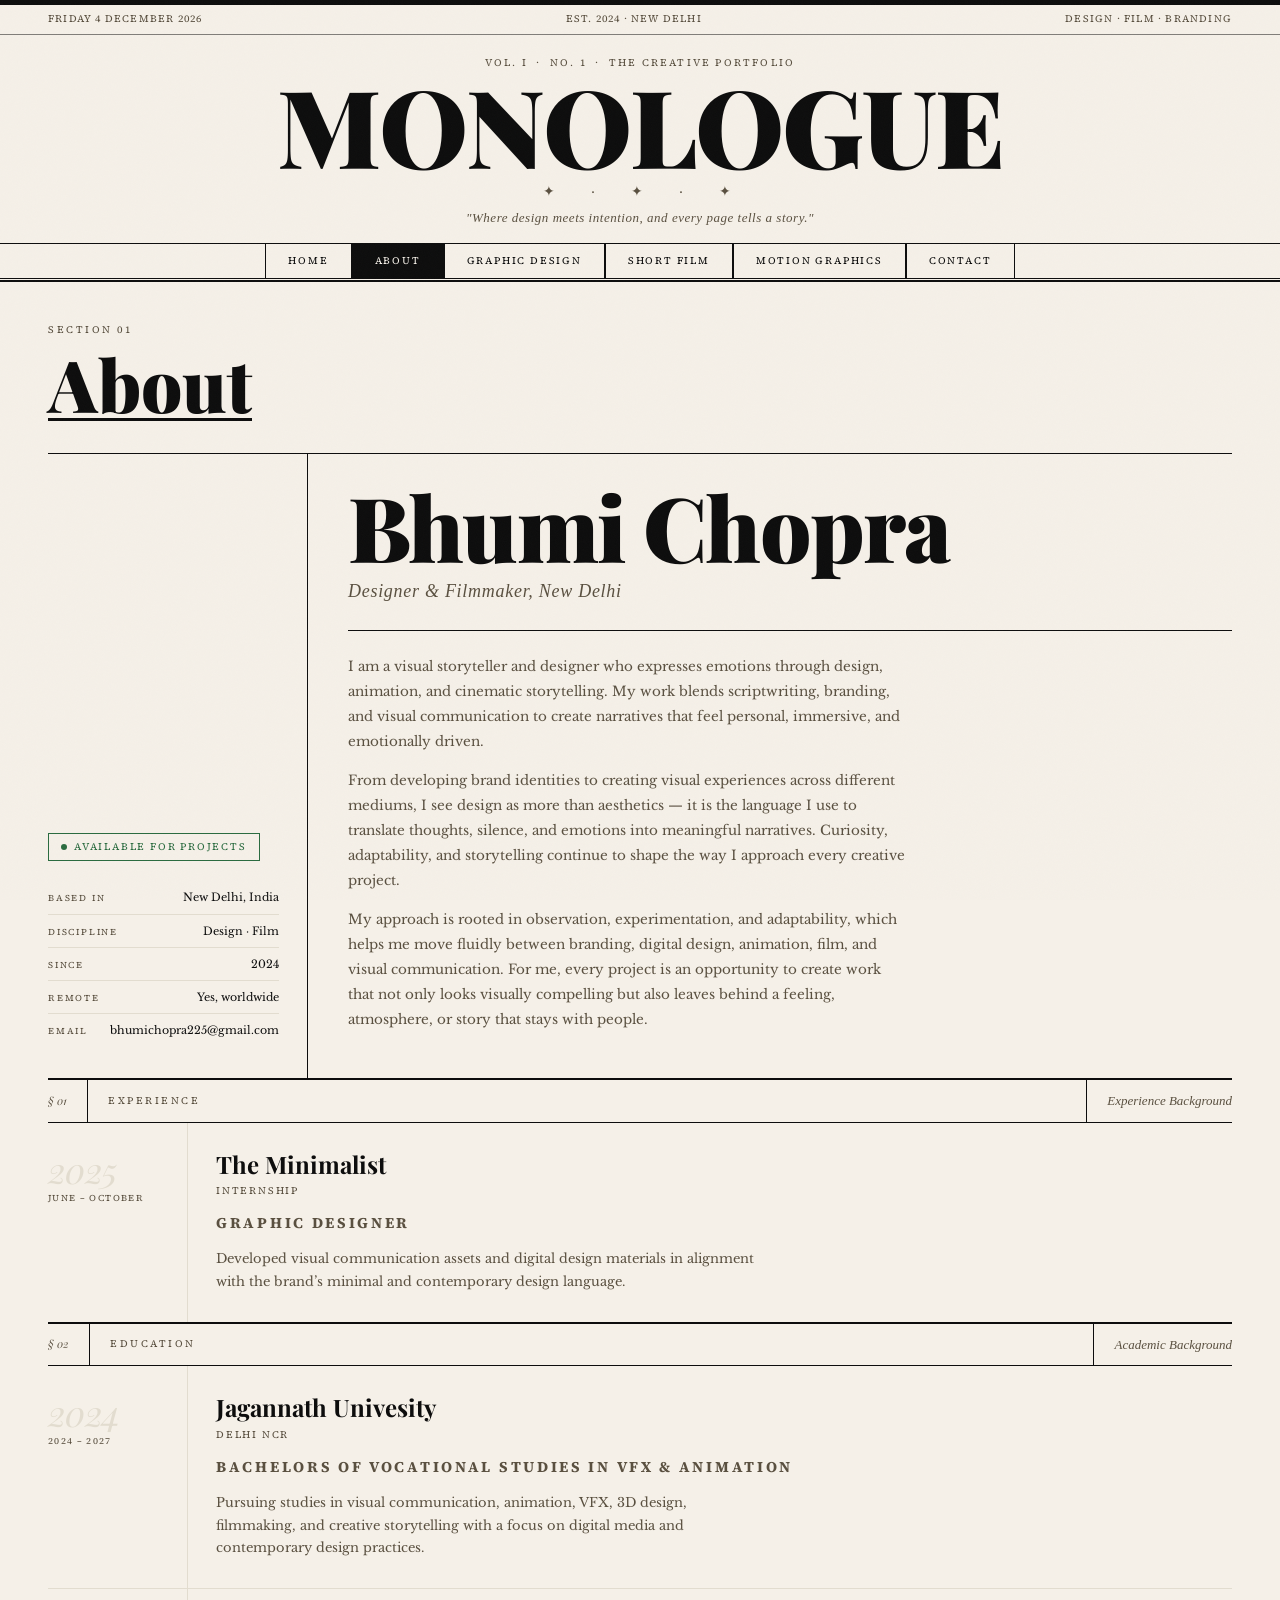
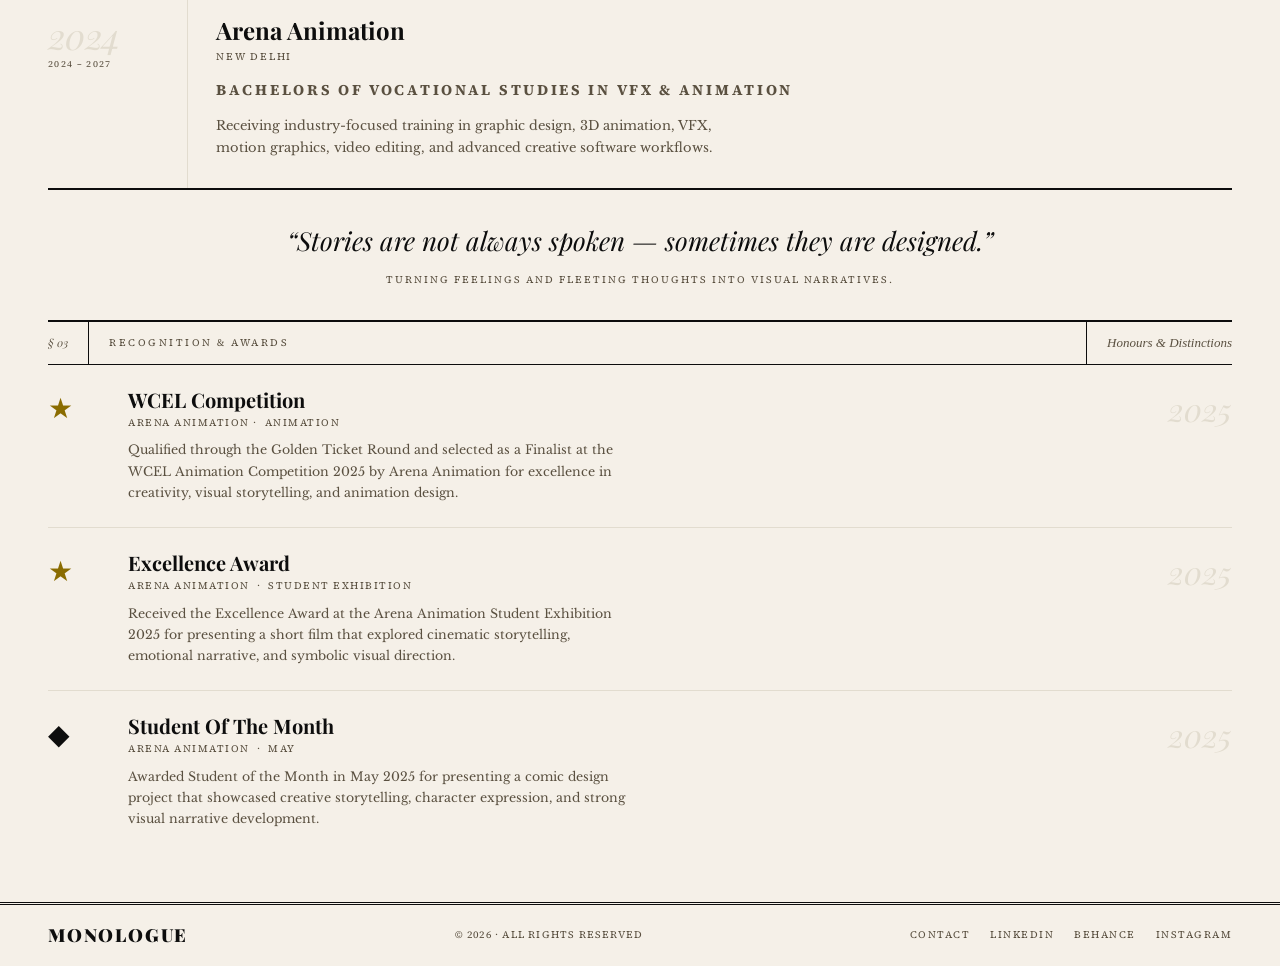
<file: about.html>
<!DOCTYPE html>
<html lang="en">
<head>
<meta charset="UTF-8">
<meta name="viewport" content="width=device-width, initial-scale=1.0">
<title>About — Monologue</title>
<link href="https://fonts.googleapis.com/css2?family=Playfair+Display:ital,wght@0,400;0,700;0,900;1,400;1,700&family=IM+Fell+English:ital@0;1&family=Libre+Baskerville:ital,wght@0,400;0,700;1,400&family=Source+Serif+4:ital,opsz,wght@0,8..60,300;0,8..60,400;1,8..60,300&display=swap" rel="stylesheet">
<link rel="stylesheet" href="./css/style.css">
<style>

  /* ── ABOUT PAGE OVERRIDES ─────────────────── */

  /* HERO SPLIT — photo left, big name right */
  .about-hero {
    display: grid;
    grid-template-columns: 260px 1fr;
    gap: 0;
    border-bottom: 1px solid var(--ink);
    min-height: 420px;
  }

  .about-hero-photo {
    border-right: 1px solid var(--ink);
    padding: 379px 28px 32px 0;
    display: flex;
    flex-direction: column;
    gap: 20px;
  }

  .about-hero-photo .portrait {
    width: 100%;
    aspect-ratio: 3/4;
    max-height: 380px;
    object-fit: cover;
    background: #ffffff;
    display: flex;
    align-items: center;
    justify-content: center;
    flex-direction: column;
    gap: 6px;
  }

  .status-tag {
    display: inline-flex;
    align-items: center;
    gap: 7px;
    font-family: 'Source Serif 4', serif;
    font-size: 10px;
    letter-spacing: 0.18em;
    text-transform: uppercase;
    color: #2a6b3f;
    border: 0.5px solid #2a6b3f;
    padding: 5px 12px;
    width: fit-content;
  }

  .status-dot {
    width: 6px;
    height: 6px;
    border-radius: 50%;
    background: #2a6b3f;
    animation: pulse 2s ease-in-out infinite;
  }

  @keyframes pulse {
    0%, 100% { opacity: 1; }
    50% { opacity: 0.3; }
  }

  .hero-facts {
    display: flex;
    flex-direction: column;
    gap: 0;
  }

  .hero-fact {
    display: flex;
    justify-content: space-between;
    align-items: baseline;
    padding: 7px 0;
    border-bottom: 0.5px solid var(--paper-mid);
    gap: 8px;
  }

  .hero-fact:last-child { border-bottom: none; }

  .hf-label {
    font-family: 'Source Serif 4', serif;
    font-size: 9px;
    letter-spacing: 0.2em;
    text-transform: uppercase;
    color: var(--muted);
    flex-shrink: 0;
  }

  .hf-value {
    font-family: 'Libre Baskerville', serif;
    font-size: 11px;
    color: var(--ink);
    text-align: right;
  }

  /* RIGHT — oversized name + bio */
  .about-hero-text {
    padding: 32px 0 32px 40px;
    display: flex;
    flex-direction: column;
    justify-content: flex-start;
  }

  .about-name-block {
    border-bottom: 1px solid var(--ink);
    padding-bottom: 24px;
    margin-bottom: 24px;
  }

  .about-name {
    font-family: 'Playfair Display', serif;
    font-size: clamp(52px, 7vw, 96px);
    font-weight: 900;
    line-height: 0.9;
    letter-spacing: -0.02em;
    margin-bottom: 10px;
  }

  .about-role-line {
    font-family: 'IM Fell English', serif;
    font-style: italic;
    font-size: 18px;
    color: var(--muted);
    letter-spacing: 0.04em;
  }

  .about-bio-paras p {
    font-family: 'Libre Baskerville', serif;
    font-size: 13.5px;
    line-height: 1.85;
    color: var(--muted);
    margin-bottom: 14px;
    max-width: 560px;
  }

  .about-bio-paras p:last-child { margin-bottom: 0; }

  /* DISCIPLINES ROW — full width strip */
  .disciplines-strip {
    display: flex;
    border-bottom: 1px solid var(--ink);
    overflow: hidden;
  }

  .discipline-cell {
    flex: 1;
    padding: 18px 16px;
    border-right: 0.5px solid var(--ink);
    text-align: center;
    transition: background 0.15s;
    cursor: default;
  }

  .discipline-cell:last-child { border-right: none; }
  .discipline-cell:hover { background: var(--ink); }
  .discipline-cell:hover .disc-name,
  .discipline-cell:hover .disc-num { color: var(--paper); }

  .disc-num {
    font-family: 'Playfair Display', serif;
    font-style: italic;
    font-size: 11px;
    color: var(--muted);
    display: block;
    margin-bottom: 4px;
    transition: color 0.15s;
  }

  .disc-name {
    font-family: 'Source Serif 4', serif;
    font-size: 9px;
    letter-spacing: 0.18em;
    text-transform: uppercase;
    color: var(--ink);
    display: block;
    transition: color 0.15s;
  }

  /* ── EDUCATION — editorial style ───── */
  .edu-section {
    border-bottom: 1px solid var(--ink);
  }

  .edu-entry {
    display: grid;
    grid-template-columns: 140px 1fr;
    gap: 0;
    border-bottom: 0.5px solid var(--paper-mid);
    transition: background 0.15s;
  }

  .edu-entry:last-child { border-bottom: none; }
  .edu-entry:hover { background: var(--paper-dark); }

  .edu-year-col {
    padding: 28px 24px 28px 0;
    border-right: 0.5px solid var(--paper-mid);
    display: flex;
    flex-direction: column;
    justify-content: flex-start;
    gap: 4px;
  }

  .edu-big-year {
    font-family: 'Playfair Display', serif;
    font-style: italic;
    font-size: 36px;
    font-weight: 400;
    color: var(--paper-mid);
    line-height: 1;
    letter-spacing: -0.02em;
  }

  .edu-year-range {
    font-family: 'Source Serif 4', serif;
    font-size: 9px;
    letter-spacing: 0.15em;
    text-transform: uppercase;
    color: var(--muted);
  }

  .edu-content-col {
    padding: 28px 0 28px 28px;
  }

  .edu-degree {
    font-family: 'Playfair Display', serif;
    font-size: 24px;
    font-weight: 700;
    line-height: 1.1;
    margin-bottom: 6px;
  }

  .edu-inst {
    font-family: 'Source Serif 4', serif;
    font-size: 10px;
    letter-spacing: 0.18em;
    text-transform: uppercase;
    color: var(--muted);
    margin-bottom: 12px;
  }
  .edu-category {
    font-family: 'Source Serif 4', serif;
    font-size: 15px;
    letter-spacing: 0.18em;
    text-transform: uppercase;
    color: var(--muted);
    margin-bottom: 12px;
  }

  .edu-desc {
    font-size: 13px;
    color: var(--muted);
    line-height: 1.75;
    max-width: 540px;
  }

  /* ── AWARDS — magazine-style ──────────────── */
  .awards-section {
    padding-bottom: 48px;
  }

  .award-row {
    display: grid;
    grid-template-columns: 56px 1fr auto;
    align-items: start;
    gap: 0 24px;
    padding: 24px 0;
    border-bottom: 0.5px solid var(--paper-mid);
    transition: background 0.2s, padding 0.2s, margin 0.2s;
    cursor: default;
  }

  .award-row:last-child { border-bottom: none; }

  .award-row:hover {
    background: var(--ink);
    margin: 0 -48px;
    padding: 24px 48px;
  }

  .award-row:hover .aw-icon,
  .award-row:hover .aw-title,
  .award-row:hover .aw-year { color: var(--paper); }

  .award-row:hover .aw-org,
  .award-row:hover .aw-desc { color: rgba(245,240,232,0.5); }

  .aw-icon {
    font-family: 'Playfair Display', serif;
    font-size: 28px;
    color: var(--ink);
    line-height: 1;
    padding-top: 4px;
    transition: color 0.2s;
  }

  .award-row.gold .aw-icon { color: #8a6c00; }
  .award-row.gold:hover .aw-icon { color: #f0c040; }

  .aw-title {
    font-family: 'Playfair Display', serif;
    font-size: 20px;
    font-weight: 700;
    line-height: 1.1;
    margin-bottom: 4px;
    transition: color 0.2s;
  }

  .aw-org {
    font-family: 'Source Serif 4', serif;
    font-size: 10px;
    letter-spacing: 0.15em;
    text-transform: uppercase;
    color: var(--muted);
    margin-bottom: 8px;
    transition: color 0.2s;
  }

  .aw-desc {
    font-size: 12.5px;
    color: var(--muted);
    line-height: 1.7;
    max-width: 500px;
    transition: color 0.2s;
  }

  .aw-year {
    font-family: 'Playfair Display', serif;
    font-style: italic;
    font-size: 32px;
    font-weight: 400;
    color: var(--paper-mid);
    line-height: 1;
    white-space: nowrap;
    transition: color 0.2s;
    padding-top: 4px;
  }

  /* Pull quote between sections */
  .about-pull {
    border-top: 1px solid var(--ink);
    border-bottom: 1px solid var(--ink);
    padding: 32px 80px;
    text-align: center;
    margin: 0;
  }

  .about-pull blockquote {
    font-family: 'Playfair Display', serif;
    font-style: italic;
    font-size: clamp(17px, 2.2vw, 26px);
    line-height: 1.45;
    color: var(--ink);
  }

  .about-pull cite {
    display: block;
    font-family: 'Source Serif 4', serif;
    font-style: normal;
    font-size: 10px;
    letter-spacing: 0.2em;
    text-transform: uppercase;
    color: var(--muted);
    margin-top: 12px;
  }

  /* Section divider label */
  .section-divider {
    display: flex;
    align-items: stretch;
    border-bottom: 1px solid var(--ink);
    border-top: 1px solid var(--ink);
    margin-top: 0;
  }

  .sd-num {
    font-family: 'Playfair Display', serif;
    font-style: italic;
    font-size: 11px;
    color: var(--muted);
    padding: 10px 20px 10px 0;
    border-right: 0.5px solid var(--ink);
    display: flex;
    align-items: center;
    margin-right: 20px;
  }

  .sd-label {
    font-family: 'Source Serif 4', serif;
    font-size: 10px;
    letter-spacing: 0.25em;
    text-transform: uppercase;
    color: var(--muted);
    display: flex;
    align-items: center;
    flex: 1;
  }

  .sd-right {
    font-family: 'IM Fell English', serif;
    font-style: italic;
    font-size: 13px;
    color: var(--muted);
    display: flex;
    align-items: center;
    padding: 10px 0 10px 20px;
    border-left: 0.5px solid var(--ink);
  }

  @media (max-width: 860px) {
    .about-hero { grid-template-columns: 1fr; }
    .about-hero-photo { border-right: none; border-bottom: 1px solid var(--ink); padding-right: 0; }
    .about-hero-text { padding-left: 0; padding-top: 24px; }
    .disciplines-strip { flex-wrap: wrap; }
    .discipline-cell { flex: 0 0 33.333%; border-bottom: 0.5px solid var(--ink); }
    .edu-entry { grid-template-columns: 90px 1fr; }
    .edu-big-year { font-size: 24px; }
    .award-row { grid-template-columns: 40px 1fr; }
    .aw-year { display: none; }
    .award-row:hover { margin: 0 -20px; padding: 24px 20px; }
    .about-pull { padding: 24px 20px; }
  }
</style>
</head>
<body>

<div class="noise"></div>

<header class="masthead">
  <div class="masthead-top">
    <span id="today-date"></span>
    <span>Est. 2024 · New Delhi</span>
    <span>Design · Film · Branding</span>
  </div>
  <div class="masthead-main">
    <div class="vol-line">Vol. I &nbsp;·&nbsp; No. 1 &nbsp;·&nbsp; The Creative Portfolio</div>
    <h1 class="logo-title"><a href="index.html">Monologue</a></h1>    <div class="ornament">✦ &nbsp; · &nbsp; ✦ &nbsp; · &nbsp; ✦</div>
    <p class="logo-sub">"Where design meets intention, and every page tells a story."</p>
  </div>
  <nav class="main-nav">
    <a href="index.html">Home</a>
    <a href="about.html" class="active">About</a>
    <a href="graphic-design.html">Graphic Design</a>
    <a href="film.html">Short Film</a>
    <a href="motion-graphics.html">Motion Graphics</a>
    <a href="contact.html">Contact</a>
  </nav>
</header>

<main>

  <!-- PAGE TITLE -->
  <div class="page-title-block" style="padding-bottom:20px;">
    <span class="kicker">Section 01</span>
    <h2 class="page-headline">About</h2>
  </div>

  <!-- HERO: PHOTO LEFT · NAME + BIO RIGHT -->
  <div class="about-hero">

    <div class="about-hero-photo">

      <div class="status-tag">
        <span class="status-dot"></span>
        Available for projects
      </div>

      <div class="hero-facts">
        <div class="hero-fact">
          <span class="hf-label">Based in</span>
          <span class="hf-value">New Delhi, India</span>
        </div>
        <div class="hero-fact">
          <span class="hf-label">Discipline</span>
          <span class="hf-value">Design · Film</span>
        </div>
        <div class="hero-fact">
          <span class="hf-label">Since</span>
          <span class="hf-value">2024</span>
        </div>
        <div class="hero-fact">
          <span class="hf-label">Remote</span>
          <span class="hf-value">Yes, worldwide</span>
        </div>
        <div class="hero-fact">
          <span class="hf-label">Email</span>
          <span class="hf-value">bhumichopra225@gmail.com</span>
        </div>
      </div>
    </div>

    <div class="about-hero-text">
      <div class="about-name-block">
        <h2 class="about-name">Bhumi Chopra</h2>
        <p class="about-role-line">Designer &amp; Filmmaker, New Delhi</p>
      </div>
      <div class="about-bio-paras">
        <p>I am a visual storyteller and designer who expresses emotions through design, animation, and cinematic storytelling. My work blends scriptwriting, branding, and visual communication to create narratives that feel personal, immersive, and emotionally driven.</p>
        <p>From developing brand identities to creating visual experiences across different mediums, I see design as more than aesthetics — it is the language I use to translate thoughts, silence, and emotions into meaningful narratives. Curiosity, adaptability, and storytelling continue to shape the way I approach every creative project.</p>
        <p>My approach is rooted in observation, experimentation, and adaptability, which helps me move fluidly between branding, digital design, animation, film, and visual communication. For me, every project is an opportunity to create work that not only looks visually compelling but also leaves behind a feeling, atmosphere, or story that stays with people.</p>
      </div>
    </div>

  </div>

<!-- EXPERIENCE -->
  <div class="section-divider" style="margin-top:0;">
    <span class="sd-num">§ 01</span>
    <span class="sd-label">Experience</span>
    <span class="sd-right">Experience Background</span>
  </div>

  <div class="edu-section">

    <div class="edu-entry">
      <div class="edu-year-col">
        <span class="edu-big-year">2025</span>
        <span class="edu-year-range">June – October</span>
      </div>
      <div class="edu-content-col">
        <h4 class="edu-degree">The Minimalist</h4>
        <p class="edu-inst">Internship</p>
        <b><p class ="edu-category">Graphic Designer</p></b>
        <p class="edu-desc">Developed visual communication assets and digital design materials in alignment with the brand’s minimal and contemporary design language.</p>
      </div>
    </div>

  </div>



  <!-- EDUCATION -->
  <div class="section-divider" style="margin-top:0;">
    <span class="sd-num">§ 02</span>
    <span class="sd-label">Education</span>
    <span class="sd-right">Academic Background</span>
  </div>

  <div class="edu-section">

    <div class="edu-entry">
      <div class="edu-year-col">
        <span class="edu-big-year">2024</span>
        <span class="edu-year-range">2024 – 2027</span>
      </div>
      <div class="edu-content-col">
        <p class="edu-degree">Jagannath Univesity</p>
        <p class="edu-inst">Delhi NCR</p>
        <h4 class="edu-category">Bachelors of Vocational Studies in VFX & ANIMATION</h4>
        <p class="edu-desc">Pursuing studies in visual communication, animation, VFX, 3D design, filmmaking, and creative storytelling with a focus on digital media and contemporary design practices.</p>
      </div>
    </div>

    <div class="edu-entry">
      <div class="edu-year-col">
        <span class="edu-big-year">2024</span>
        <span class="edu-year-range">2024 – 2027</span>
      </div>
      <div class="edu-content-col">
        <h4 class="edu-degree">Arena Animation</h4>
        <p class="edu-inst">New Delhi</p>
        <h4 class="edu-category">Bachelors of Vocational Studies in VFX & ANIMATION</h4>
        <p class="edu-desc">Receiving industry-focused training in graphic design, 3D animation, VFX, motion graphics, video editing, and advanced creative software workflows.</p>
      </div>
    </div>

  </div>

    <!-- PULL QUOTE -->
  <div class="about-pull">
    <blockquote>“Stories are not always spoken — sometimes they are designed.”</blockquote>
    <cite>Turning feelings and fleeting thoughts into visual narratives.</cite>
  </div>

  <!-- AWARDS -->
  <div class="section-divider">
    <span class="sd-num">§ 03</span>
    <span class="sd-label">Recognition &amp; Awards</span>
    <span class="sd-right">Honours &amp; Distinctions</span>
  </div>

  <div class="awards-section">

    <div class="award-row gold">
      <div class="aw-icon">★</div>
      <div class="aw-body">
        <p class="aw-title">WCEL Competition</p>
        <p class="aw-org">Arena Animation&nbsp;·&nbsp; Animation</p>
        <p class="aw-desc">Qualified through the Golden Ticket Round and selected as a Finalist at the WCEL Animation Competition 2025 by Arena Animation for excellence in creativity, visual storytelling, and animation design.</p>
      </div>
      <div class="aw-year">2025</div>
    </div>

    <div class="award-row gold">
      <div class="aw-icon">★</div>
      <div class="aw-body">
        <p class="aw-title">Excellence Award</p>
        <p class="aw-org">Arena Animation &nbsp;·&nbsp; Student Exhibition</p>
        <p class="aw-desc">Received the Excellence Award at the Arena Animation Student Exhibition 2025 for presenting a short film that explored cinematic storytelling, emotional narrative, and symbolic visual direction.</p>
      </div>
      <div class="aw-year">2025</div>
    </div>

    <div class="award-row">
      <div class="aw-icon">◆</div>
      <div class="aw-body">
        <p class="aw-title">Student Of The Month</p>
        <p class="aw-org">Arena Animation &nbsp;·&nbsp; May</p>
        <p class="aw-desc">Awarded Student of the Month in May 2025 for presenting a comic design project that showcased creative storytelling, character expression, and strong visual narrative development.</p>
      </div>
      <div class="aw-year">2025</div>
    </div>

  </div>

</main>

<footer class="site-footer">
  <div class="footer-inner">
    <span class="footer-logo">Monologue</span>
    <span class="footer-copy">© 2026 · All rights reserved</span>
    <div class="footer-links">
      <a href="contact.html">Contact</a>
      <a href="https://www.linkedin.com/in/bhumi-chopra-260aa1360/">LinkedIn</a>
      <a href="https://www.behance.net/bhumichopra">Behance</a>
      <a href="https://www.instagram.com/bhumiidesign/">Instagram</a>
    </div>
  </div>
</footer>

<script src="./js/main.js"></script>
</body>
</html>
</file>
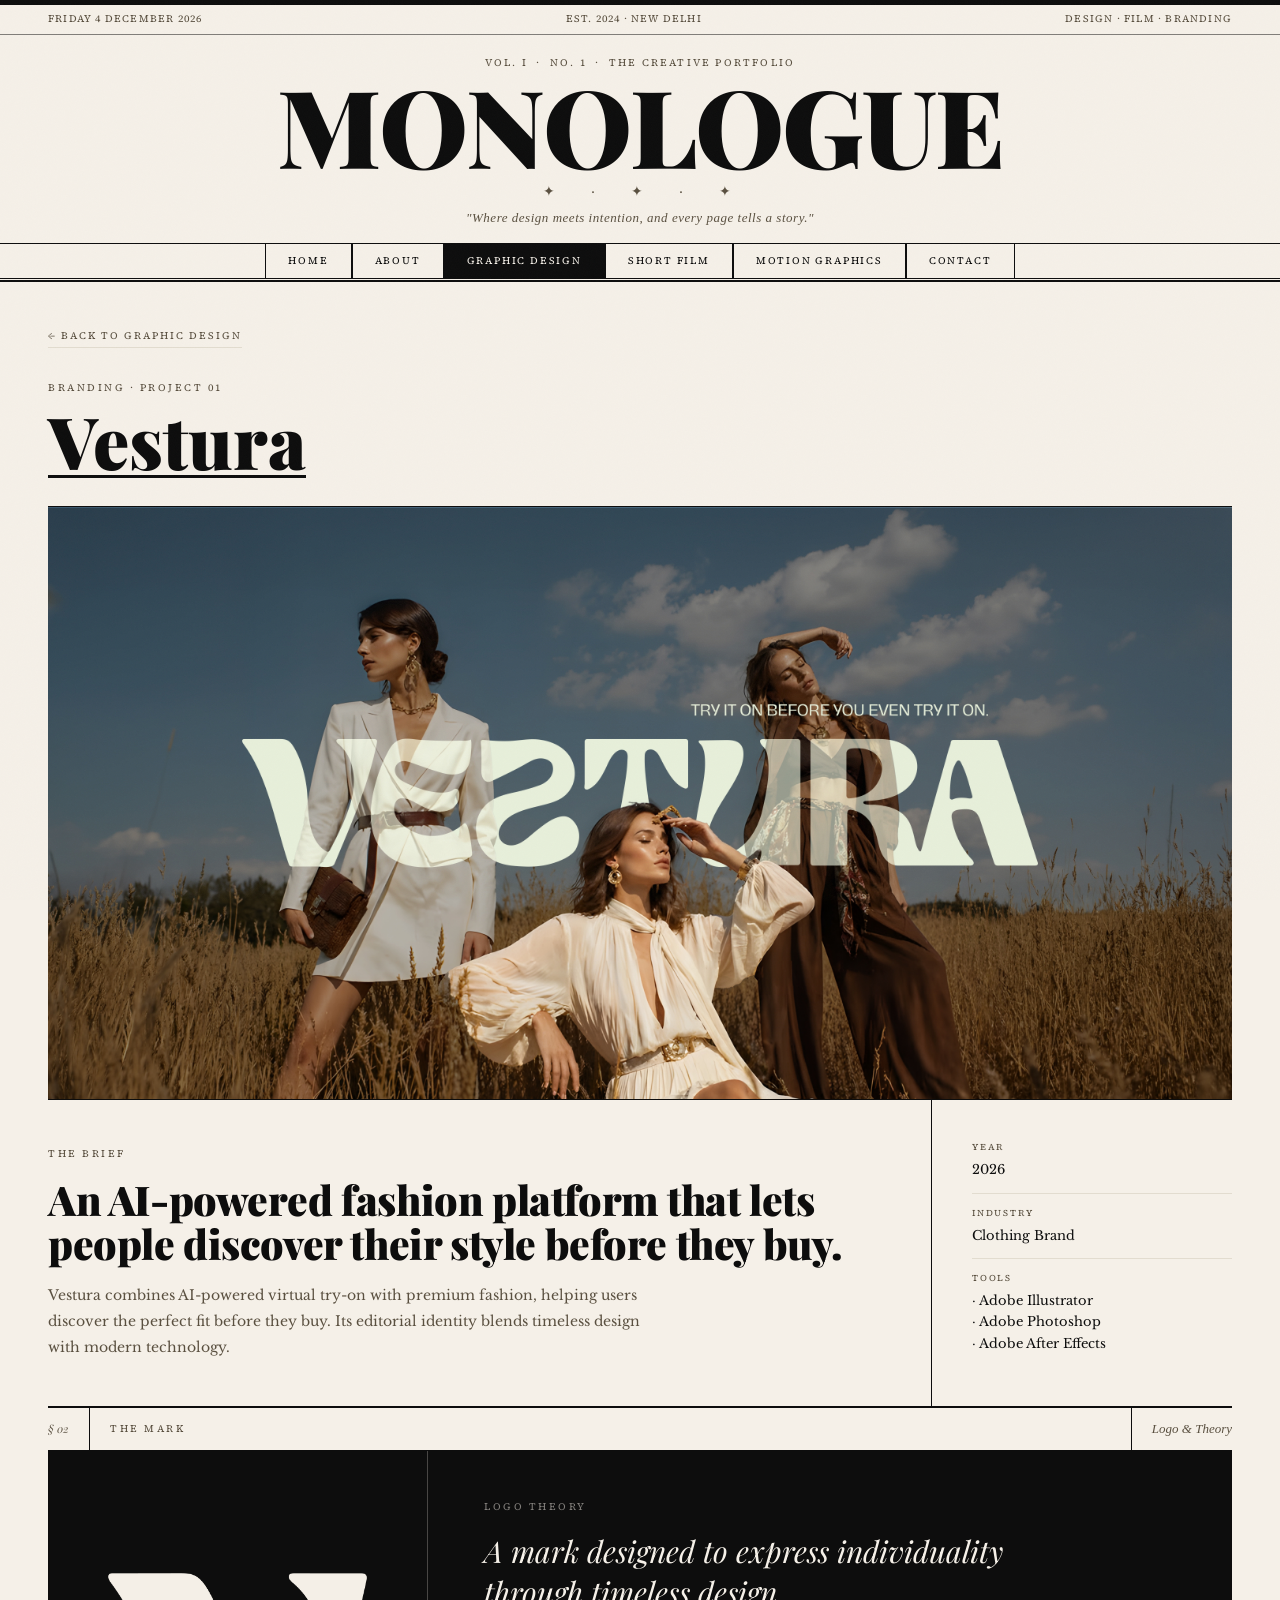
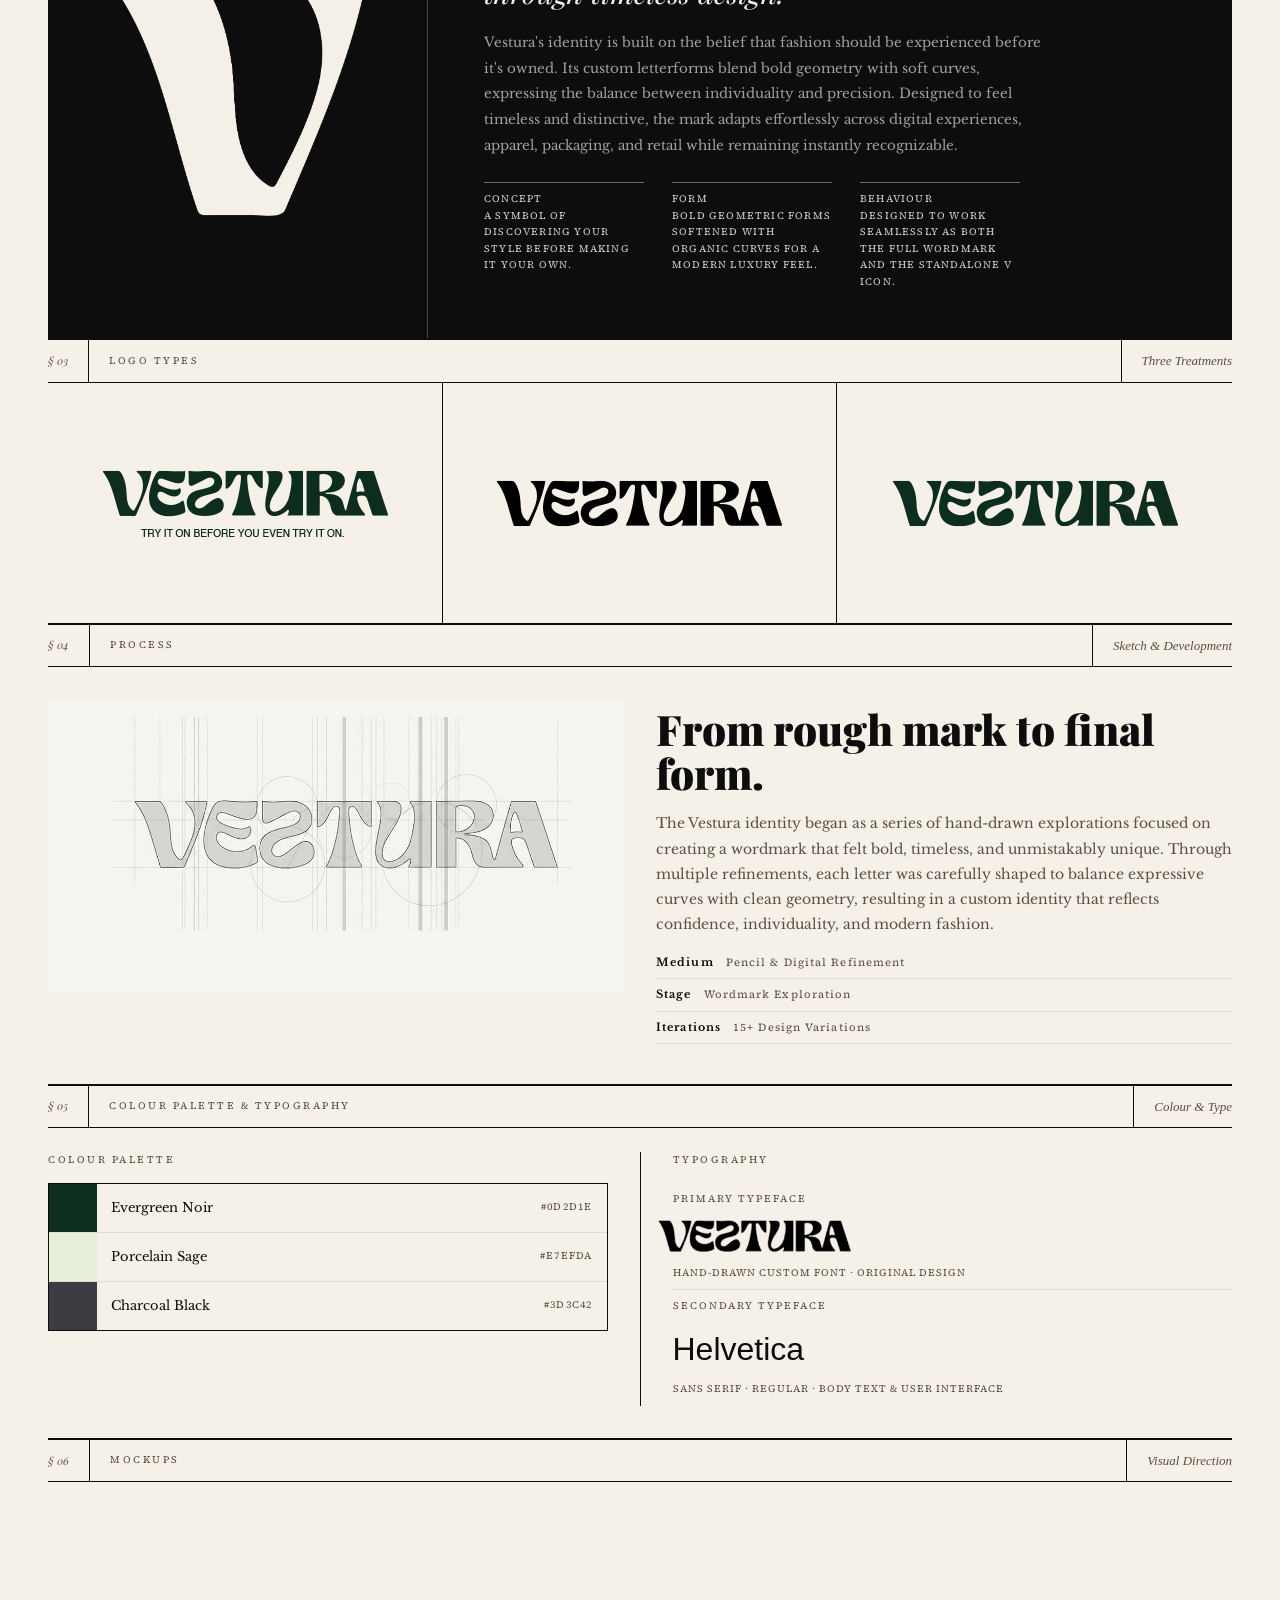
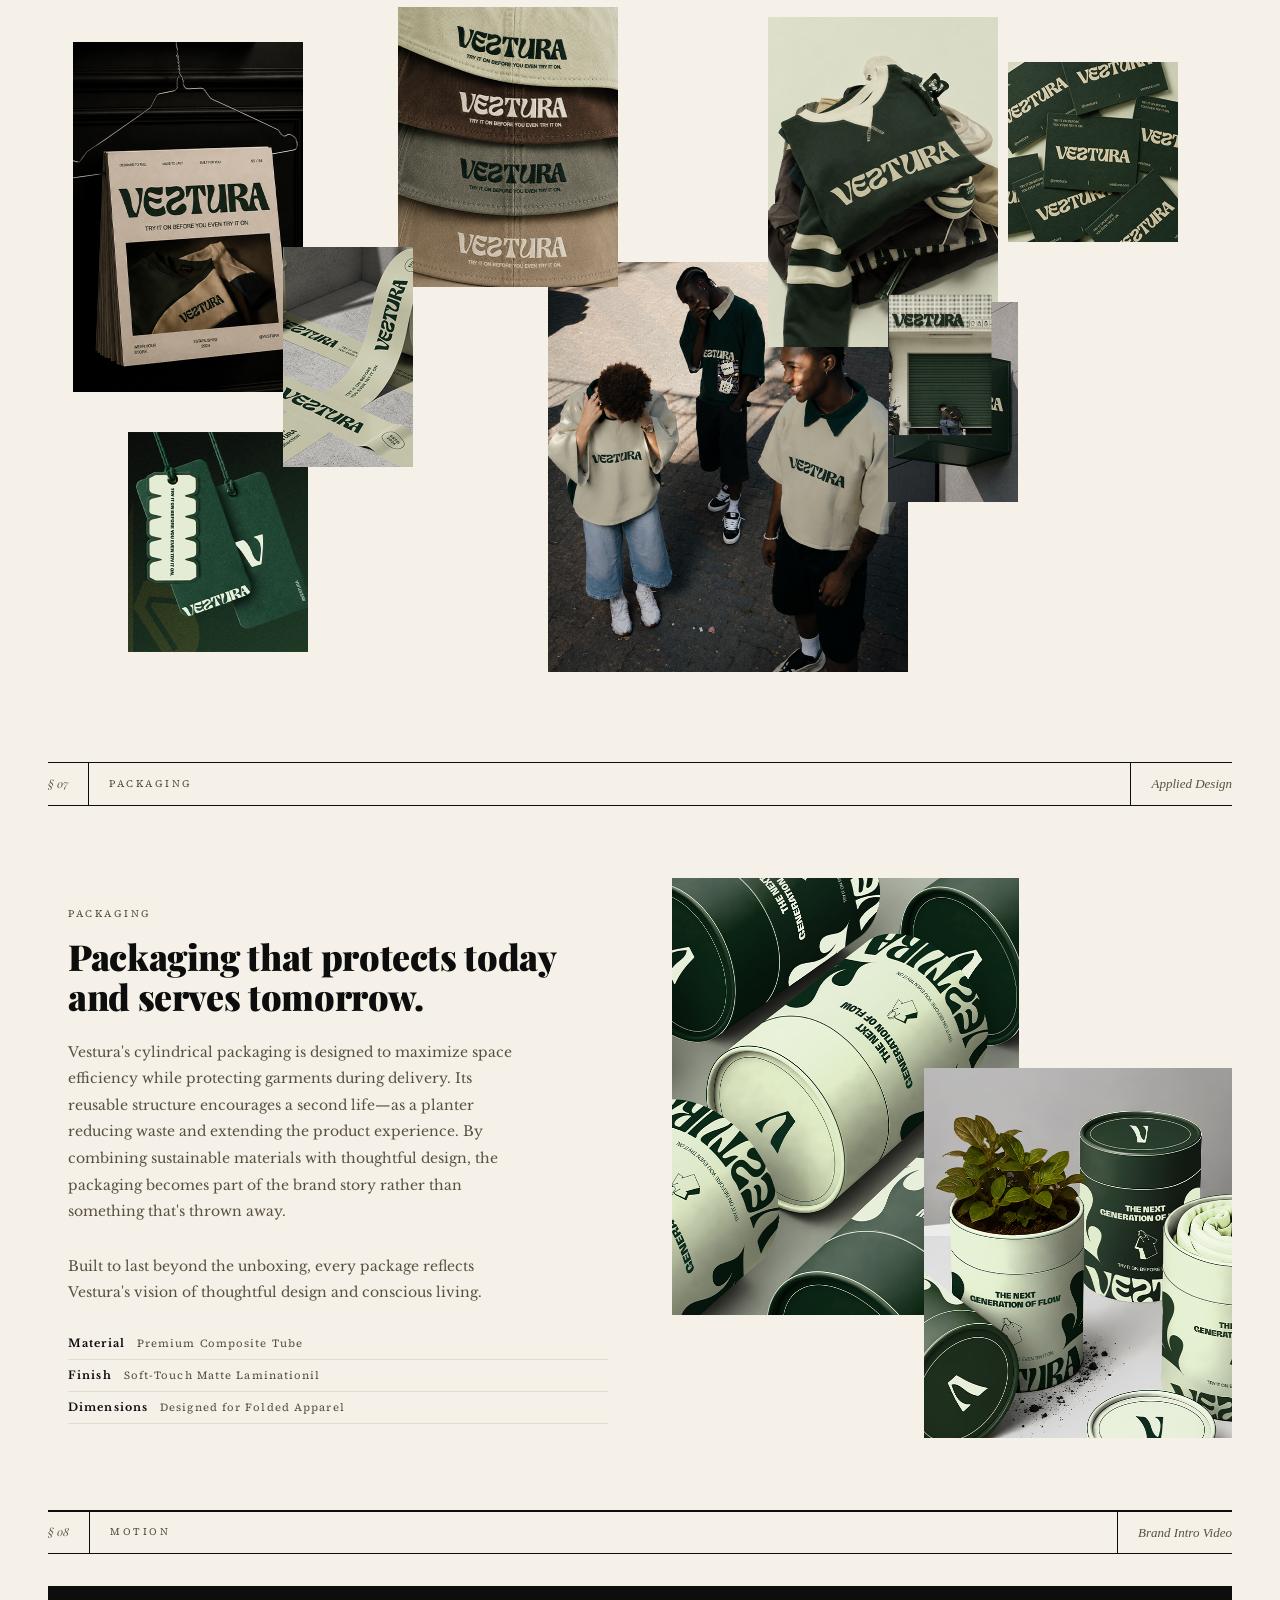
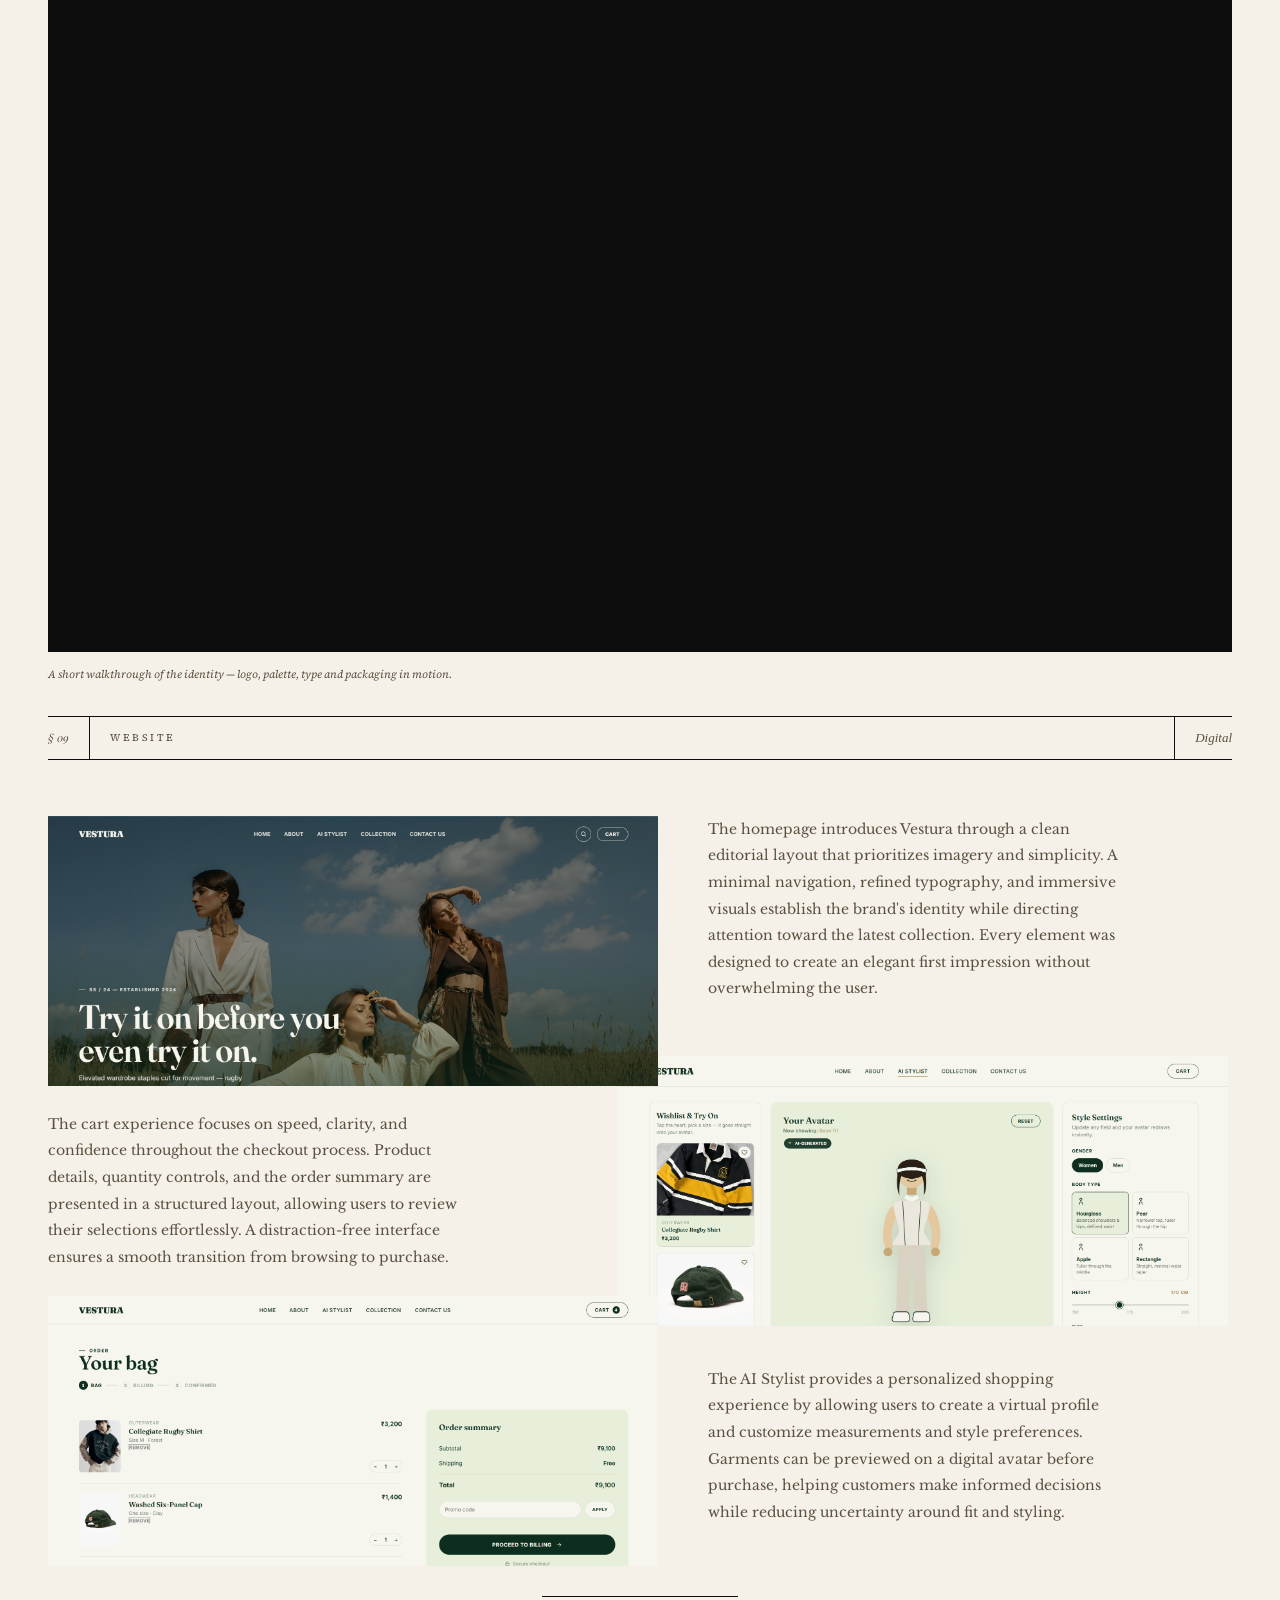
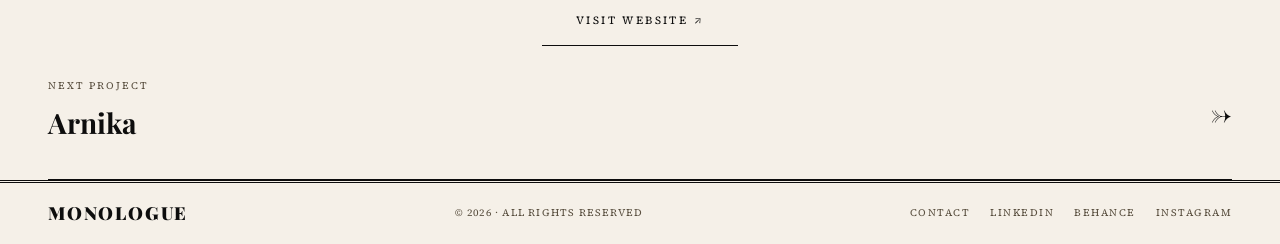
<file: brand-project01.html>
<!DOCTYPE html>
<html lang="en">
<head>
<meta charset="UTF-8">
<meta name="viewport" content="width=device-width, initial-scale=1.0">
<title>Project One — Monologue</title>
<link href="https://fonts.googleapis.com/css2?family=Playfair+Display:ital,wght@0,400;0,700;0,900;1,400;1,700&family=IM+Fell+English:ital@0;1&family=Libre+Baskerville:ital,wght@0,400;0,700;1,400&family=Source+Serif+4:ital,opsz,wght@0,8..60,300;0,8..60,400;1,8..60,300&display=swap" rel="stylesheet">
<link rel="stylesheet" href="./css/style.css">
<style>

</style>
</head>
<body>

<div class="noise"></div>

<header class="masthead">
  <div class="masthead-top">
    <span id="today-date"></span>
    <span>Est. 2024 · New Delhi</span>
    <span>Design · Film · Branding</span>
  </div>
  <div class="masthead-main">
    <div class="vol-line">Vol. I &nbsp;·&nbsp; No. 1 &nbsp;·&nbsp; The Creative Portfolio</div>
    <h1 class="logo-title"><a href="index.html">Monologue</a></h1>
    <div class="ornament">✦ &nbsp; · &nbsp; ✦ &nbsp; · &nbsp; ✦</div>
    <p class="logo-sub">"Where design meets intention, and every page tells a story."</p>
  </div>
  <nav class="main-nav">
    <a href="index.html">Home</a>
    <a href="about.html">About</a>
    <a href="graphic-design.html" class="active">Graphic Design</a>
    <a href="film.html">Short Film</a>
    <a href="motion-graphics.html">Motion Graphics</a>
    <a href="contact.html">Contact</a>
  </nav>
</header>

<main>

  <!-- BACK LINK -->
  <div class="page-title-block" style="padding-bottom: 16px;">
    <a href="graphic-design.html#branding" class="back-link">← Back to Graphic Design</a>
    <span class="kicker">Branding · Project 01</span>
    <h2 class="page-headline">Vestura</h2>
  </div>

  <!-- ══════════════════════════════════════════
       § 01 — FULL-WIDTH HORIZONTAL IMAGE
  ══════════════════════════════════════════ -->
  <div class="intro-image-full">
    <div class="img-placeholder dark">
      <img src="assets/images/Branding 1/brand introduction page.jpg" style="width:100%;height:100%;object-fit:cover;">
    </div>
  </div>

  <!-- BRIEF + META, below the image -->
  <div class="intro-details-row">
    <div class="intro-copy-col">
      <span class="intro-eyebrow">The Brief</span>
      <h2>An AI-powered fashion platform that lets people discover their style before they buy.</h2>
      <p>Vestura combines AI-powered virtual try-on with premium fashion, helping users discover the perfect fit before they buy. Its editorial identity blends timeless design with modern technology.</p>
    </div>

    <div class="col-rule"></div>

    <div class="intro-meta-col">
      <div class="im-item">
        <span class="im-label">Year</span>
        <span class="im-value">2026</span>
      </div>
      <div class="im-item">
        <span class="im-label">Industry</span>
        <span class="im-value">Clothing Brand</span>
      </div>
      <div class="im-item">
        <span class="im-label">Tools</span>
        <span class="im-value"> · Adobe Illustrator <br>· Adobe Photoshop <br>· Adobe After Effects</span>
      </div>
    </div>
  </div>

  <!-- ══════════════════════════════════════════
       § 02 — LOGO + LOGO THEORY BAR
  ══════════════════════════════════════════ -->
  <div class="section-divider">
    <span class="sd-num">§ 02</span>
    <span class="sd-label">The Mark</span>
    <span class="sd-right">Logo &amp; Theory</span>
  </div>

  <div class="logo-bar">
    <div class="logo-bar-mark">
      <img src="./assets/images/Branding 1/logo mark up.png"style=" height: 100%; width: 100%; object-fit: cover; object-position: center top;">
    </div>
    <div class="logo-bar-theory">
      <span class="lb-eyebrow">Logo Theory</span>
      <h3>A mark designed to express individuality through timeless design.</h3>
      <p>Vestura's identity is built on the belief that fashion should be experienced before it's owned. Its custom letterforms blend bold geometry with soft curves, expressing the balance between individuality and precision. Designed to feel timeless and distinctive, the mark adapts effortlessly across digital experiences, apparel, packaging, and retail while remaining instantly recognizable.</p>
      <div class="lb-points">
        <span class="lb-point">Concept<br>A symbol of discovering your style before making it your own.</span>
        <span class="lb-point">Form<br>Bold geometric forms softened with organic curves for a modern luxury feel.</span>
        <span class="lb-point">Behaviour<br>Designed to work seamlessly as both the full wordmark and the standalone V icon.</span>
      </div>
    </div>
  </div>

  <!-- ══════════════════════════════════════════
       § 03 — THREE TYPEFACES OF THE LOGO
  ══════════════════════════════════════════ -->
  <div class="section-divider">
    <span class="sd-num">§ 03</span>
    <span class="sd-label">Logo Types</span>
    <span class="sd-right">Three Treatments</span>
  </div>

  <div class="typefaces-row">
    <div class="face-card">
      <div class="face-meta">
        <img src="./assets/images/Branding 1/01.png" >
      </div>
    </div>
    <div class="face-card">
      <div class="face-meta">
        <img src="./assets/images/Branding 1/02.png">
      </div>
    </div>
    <div class="face-card">
      <div class="face-meta">
        <img src="./assets/images/Branding 1/03.png">
      </div>
    </div>
  </div>

  <!-- ══════════════════════════════════════════
       § 04 — LOGO SKETCH & DEVELOPMENT
  ══════════════════════════════════════════ -->
  <div class="section-divider">
    <span class="sd-num">§ 04</span>
    <span class="sd-label">Process</span>
    <span class="sd-right">Sketch &amp; Development</span>
  </div>

  <div class="work-feature">
    <div class="work-feature-img" style="aspect-ratio: 1140 / 650; height: auto; min-height: 0;">
      <img src="./assets/images/Branding 1/sketch.jpg" style="width: 100%; height: 100%; object-fit: cover; object-position: center top; display: block;">
    </div>
    <div class="work-feature-text">
      <h3 class="work-title">From rough mark to final form.</h3>
      <p class="work-body">The Vestura identity began as a series of hand-drawn explorations focused on creating a wordmark that felt bold, timeless, and unmistakably unique. Through multiple refinements, each letter was carefully shaped to balance expressive curves with clean geometry, resulting in a custom identity that reflects confidence, individuality, and modern fashion.</p>
      <div class="work-meta">
        <span class="meta-item"><strong>Medium</strong>Pencil & Digital Refinement</span>
        <span class="meta-item"><strong>Stage</strong>Wordmark Exploration</span>
        <span class="meta-item"><strong>Iterations</strong>15+ Design Variations</span>
      </div>
    </div>
  </div>

  <!-- ══════════════════════════════════════════
       § 05 — COLOUR PALETTE & TYPOGRAPHY
  ══════════════════════════════════════════ -->
  <div class="section-divider">
    <span class="sd-num">§ 05</span>
    <span class="sd-label">Colour Palette &amp; Typography</span>
    <span class="sd-right">Colour &amp; Type</span>
  </div>

  <div class="palette-type-grid">

    <!-- COLOUR PALETTE -->
    <div class="palette-col">
      <span class="kicker" style="margin-bottom:14px;display:block;">Colour Palette</span>
      <div class="swatches">
        <div class="swatch-item">
          <div class="swatch" style="background:#0D2D1E;"></div>
          <span class="swatch-name">Evergreen Noir</span>
          <span class="swatch-hex">#0D2D1E</span>
        </div>
        <div class="swatch-item">
          <div class="swatch" style="background:#E7EFDA;"></div>
          <span class="swatch-name">Porcelain Sage</span>
          <span class="swatch-hex">#E7EFDA</span>
        </div>
        <div class="swatch-item">
          <div class="swatch" style="background:#3D3C42;"></div>
          <span class="swatch-name">Charcoal Black</span>
          <span class="swatch-hex">#3D3C42</span>
        </div>
      </div>
    </div>

    <div class="col-rule" style="align-self:stretch;"></div>

    <!-- TYPOGRAPHY -->
    <div class="type-col">
      <span class="kicker" style="margin-bottom:14px;display:block;">Typography</span>

      <div class="type-entry">
        <span class="type-role">Primary Typeface</span>
        <img src="./assets/images/Branding 1/typography2.png" alt="Custom typeface specimen" style="max-width: 200px; width: 100%; height: auto; display: block; margin-left: -18px;">
        <span class="type-detail" style="display:block; margin-top:6px;">HAND-DRAWN CUSTOM FONT · ORIGINAL DESIGN</span>
      </div>

      <div class="type-entry">
        <span class="type-role">Secondary Typeface</span>
        <p class="type-specimen" style="font-family:'Helvetica',sans-serif;font-size:32px;">Helvetica</p>
        <span class="type-detail" style="display:block; margin-top:6px;">SANS SERIF · REGULAR · BODY TEXT & USER INTERFACE</span>
      </div>

    </div>
  </div>

  <!-- ══════════════════════════════════════════
       § 06 — MOODBOARD / COLLAGE
  ══════════════════════════════════════════ -->
  <div class="section-divider">
    <span class="sd-num">§ 06</span>
    <span class="sd-label">Mockups</span>
    <span class="sd-right">Visual Direction</span>
</div>

<div class="brand-collage">
    <div class="piece p1">
      <img src="./assets/images/Branding 1/collage 01.jpg" style="width:100%;height:100%;object-fit:cover;">
    </div>
   <div class="piece p2">
      <img src="./assets/images/Branding 1/collage 02.jpg" style="width:100%;height:100%;object-fit:cover;">
    </div>
    <div class="piece p3">
      <img src="./assets/images/Branding 1/collage 03.jpg" style="width:100%;height:100%;object-fit:cover;">
    </div>
    <div class="piece p4">
      <img src="./assets/images/Branding 1/collage 04.jpg" style="width:100%;height:100%;object-fit:cover;">
    </div>
    <div class="piece p5">
      <img src="./assets/images/Branding 1/collage 05.jpg" style="width:100%;height:100%;object-fit:cover;">
    </div>
    <div class="piece p7">
      <img src="./assets/images/Branding 1/collage 07.jpg" style="width:100%;height:100%;object-fit:cover;">
    </div>
    <div class="piece p8">
      <img src="./assets/images/Branding 1/collage 08.jpg" style="width:100%;height:100%;object-fit:cover;">
    </div>
    <div class="piece p9">
      <img src="./assets/images/Branding 1/collage 09.jpg" style="width:100%;height:100%;object-fit:cover;">
    </div>
    <div class="piece p10">
      <img src="./assets/images/Branding 1/collage 10.jpg" style="width:100%;height:100%;object-fit:cover;">
    </div>
    <div class="piece p11">
      <img src="./assets/images/Branding 1/collage 11.jpg" style="width:100%;height:100%;object-fit:cover;">
    </div>
    <div class="piece p13">
      <img src="./assets/images/Branding 1/collage 13.jpg" style="width:100%;height:100%;object-fit:cover;">
    </div>
</div>

   <!-- ══════════════════════════════════════════
       § 07 — PACKAGING (overlapping images + copy)
  ══════════════════════════════════════════ -->
  <div class="section-divider">
    <span class="sd-num">§ 07</span>
    <span class="sd-label">Packaging</span>
    <span class="sd-right">Applied Design</span>
  </div>
 
  <div class="packaging-showcase reverse">
    <div class="packaging-visual">
      <div class="pv-back">
        <img src="./assets/images/Branding 1/packaging back.jpg" alt="Packaging design Back" style="width:100%;height:100%;object-fit:cover;">
      </div>
      <div class="pv-front">
        <img src="./assets/images/Branding 1/packaging front.jpg" alt="Packaging design Front" style="width:100%;height:100%;object-fit:cover;">
      </div>
    </div>
    <div class="packaging-copy">
      <span class="pc-eyebrow">Packaging</span>
      <h3>Packaging that protects today and serves tomorrow.</h3>
      <p>Vestura's cylindrical packaging is designed to maximize space efficiency while protecting garments during delivery. Its reusable structure encourages a second life—as a planter reducing waste and extending the product experience. By combining sustainable materials with thoughtful design, the packaging becomes part of the brand story rather than something that's thrown away.</p>
      <p>Built to last beyond the unboxing, every package reflects Vestura's vision of thoughtful design and conscious living.</p>
      <div class="work-meta">
        <span class="meta-item"><strong>Material</strong>Premium Composite Tube </span>
        <span class="meta-item"><strong>Finish</strong>Soft-Touch Matte Laminationil</span>
        <span class="meta-item"><strong>Dimensions</strong>Designed for Folded Apparel</span>
      </div>
    </div>
  </div>
 

  <!-- ══════════════════════════════════════════
       § 08 — BRAND INTRO VIDEO (horizontal)
  ══════════════════════════════════════════ -->
  <div class="section-divider">
    <span class="sd-num">§ 08</span>
    <span class="sd-label">Motion</span>
    <span class="sd-right">Brand Intro Video</span>
  </div>

  <div class="film-section" style="border-bottom: none;">
    <div class="film-embed-wrap">
      <iframe
        src="https://www.youtube.com/embed/0TwnqzHEQT8?si=zmuQ8NNJzwRSHEQ-"
        title="Vestura — Brand Animation"
        style="width:100%; height:100%; border:0; display:block;"
        allow="accelerometer; autoplay; clipboard-write; encrypted-media; gyroscope; picture-in-picture; web-share"
        allowfullscreen>
      </iframe>
      <div class="film-poster" id="brand-video-poster">
        <div class="film-poster-inner">
          <div class="play-btn">▶</div>
          <span class="film-poster-title">Brand Intro Video</span>
          <span class="film-poster-year">01:00 · Landscape</span>
        </div>
      </div>
    </div>
    <p class="caption" style="margin-top: 14px;">A short walkthrough of the identity — logo, palette, type and packaging in motion.</p>
  </div>

  <!-- ══════════════════════════════════════════
       § 09 — WEBSITE (staggered image / text zigzag)
  ══════════════════════════════════════════ -->
  <div class="section-divider">
    <span class="sd-num">§ 09</span>
    <span class="sd-label">Website</span>
    <span class="sd-right">Digital</span>
</div>

  <div class="website-stagger">

    <div class="ws-tile ws-img1">
      <img src="./assets/images/Branding 1/website 1.png" style="height: 100%; width: 100%; object-fit: cover; object-position: center top; display: block;">
    </div>
    
    <p class="ws-text ws-text1">The homepage introduces Vestura through a clean editorial layout that prioritizes imagery and simplicity. A minimal navigation, refined typography, and immersive visuals establish the brand's identity while directing attention toward the latest collection. Every element was designed to create an elegant first impression without overwhelming the user.</p>
    
    <p class="ws-text ws-text2">The cart experience focuses on speed, clarity, and confidence throughout the checkout process. Product details, quantity controls, and the order summary are presented in a structured layout, allowing users to review their selections effortlessly. A distraction-free interface ensures a smooth transition from browsing to purchase.</p>

    <div class="ws-tile ws-img2">
      <img src="./assets/images/Branding 1/website 2.png" style="height: 100%; width: 100%; object-fit: cover; object-position: center top; display: block;">
    </div>

    <div class="ws-tile ws-img3">
      <img src="./assets/images/Branding 1/website 3.png" style="height: 100%; width: 100%; object-fit: cover; object-position: center top; display: block;">
    </div>

    <p class="ws-text ws-text3">The AI Stylist provides a personalized shopping experience by allowing users to create a virtual profile and customize measurements and style preferences. Garments can be previewed on a digital avatar before purchase, helping customers make informed decisions while reducing uncertainty around fit and styling.</p>
  </div>

    <div class="website-link-wrap">

        <a href="https://yogusw.github.io/Vestura/" class="website-visit-link">
            Visit Website ↗
        </a>

    </div>

  <!-- NEXT PROJECT -->
  <a href="brand-project02.html" class="next-project">
    <div>
      <span class="np-label">Next Project</span>
      <span class="np-title">Arnika</span>
    </div>
    <span class="np-arrow">→</span>
  </a>

</main>

<footer class="site-footer">
  <div class="footer-inner">
    <span class="footer-logo">Monologue</span>
    <span class="footer-copy">© 2026 · All rights reserved</span>
    <div class="footer-links">
      <a href="contact.html">Contact</a>
      <a href="https://www.linkedin.com/in/bhumi-chopra-260aa1360/">LinkedIn</a>
      <a href="https://www.behance.net/bhumichopra">Behance</a>
      <a href="https://www.instagram.com/bhumiidesign/">Instagram</a>
    </div>
  </div>
</footer>

<script src="./js/main.js"></script>
</body>
</html>
</file>
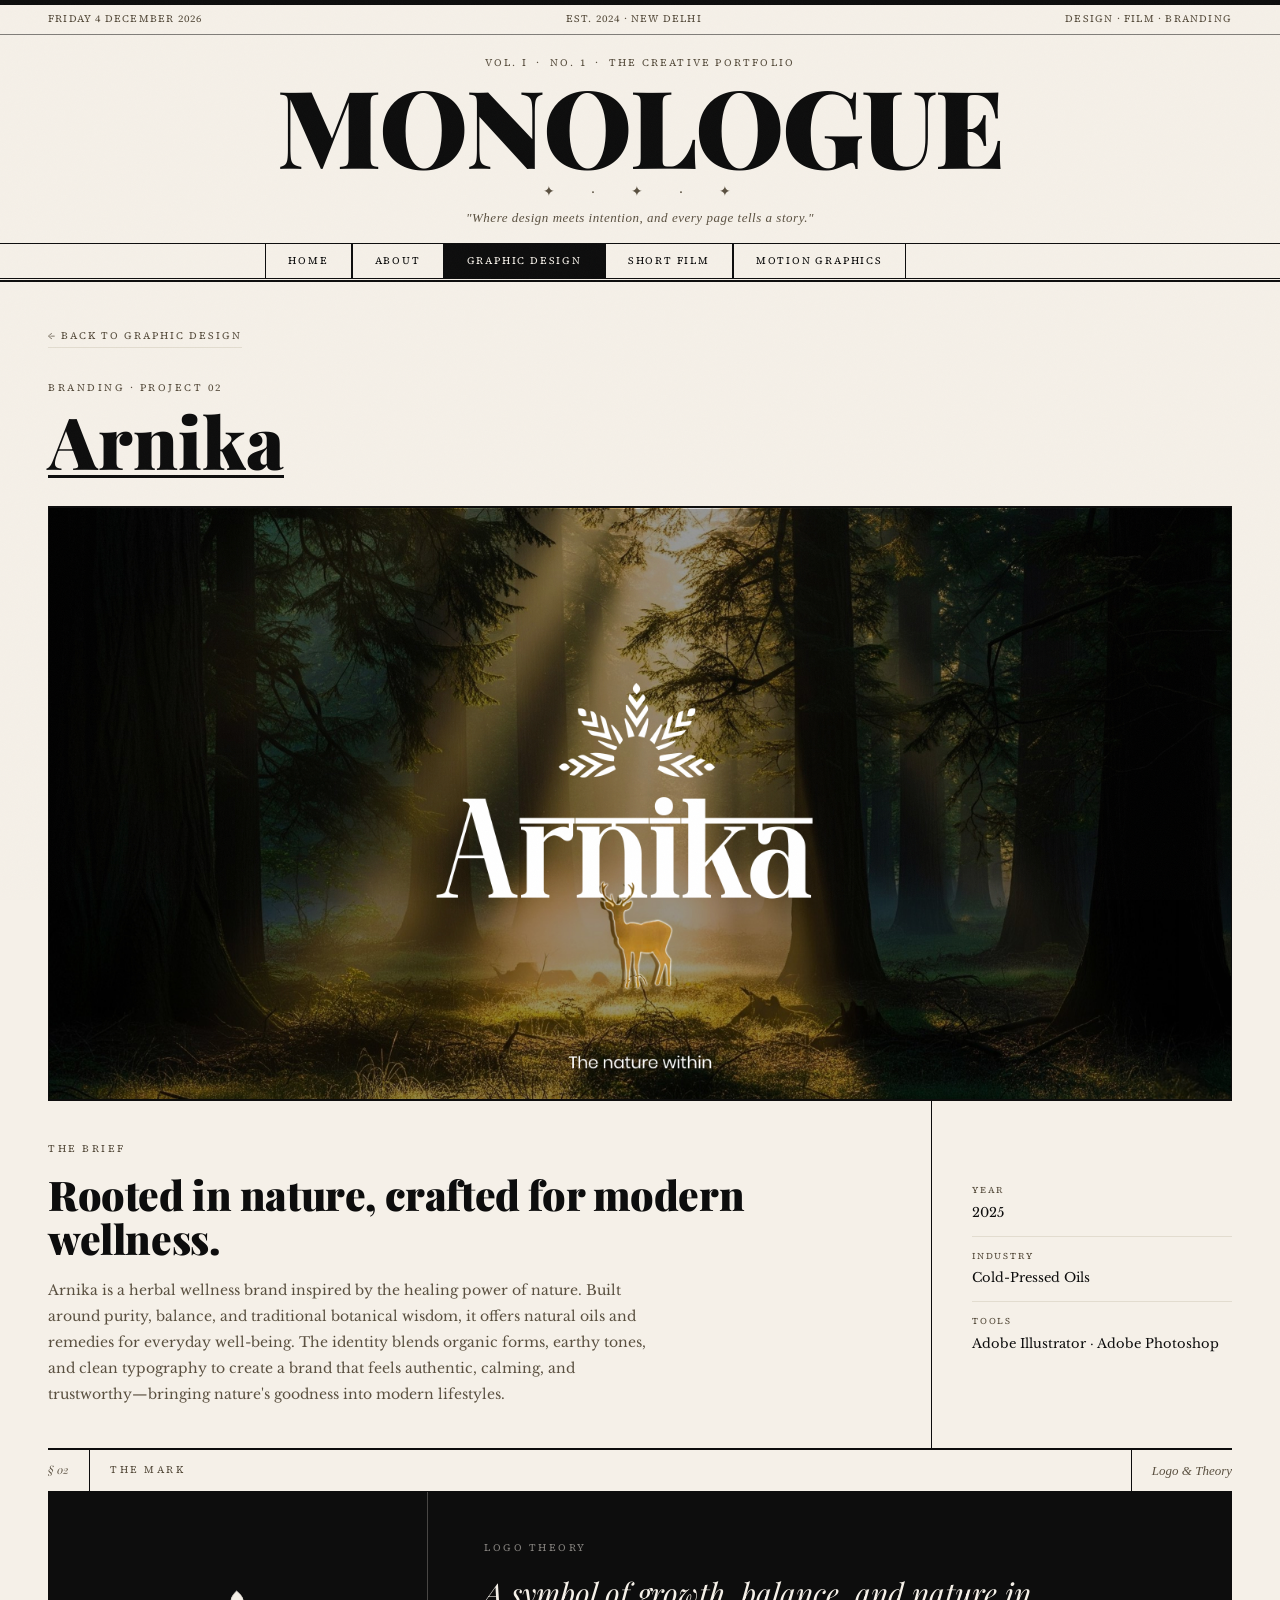
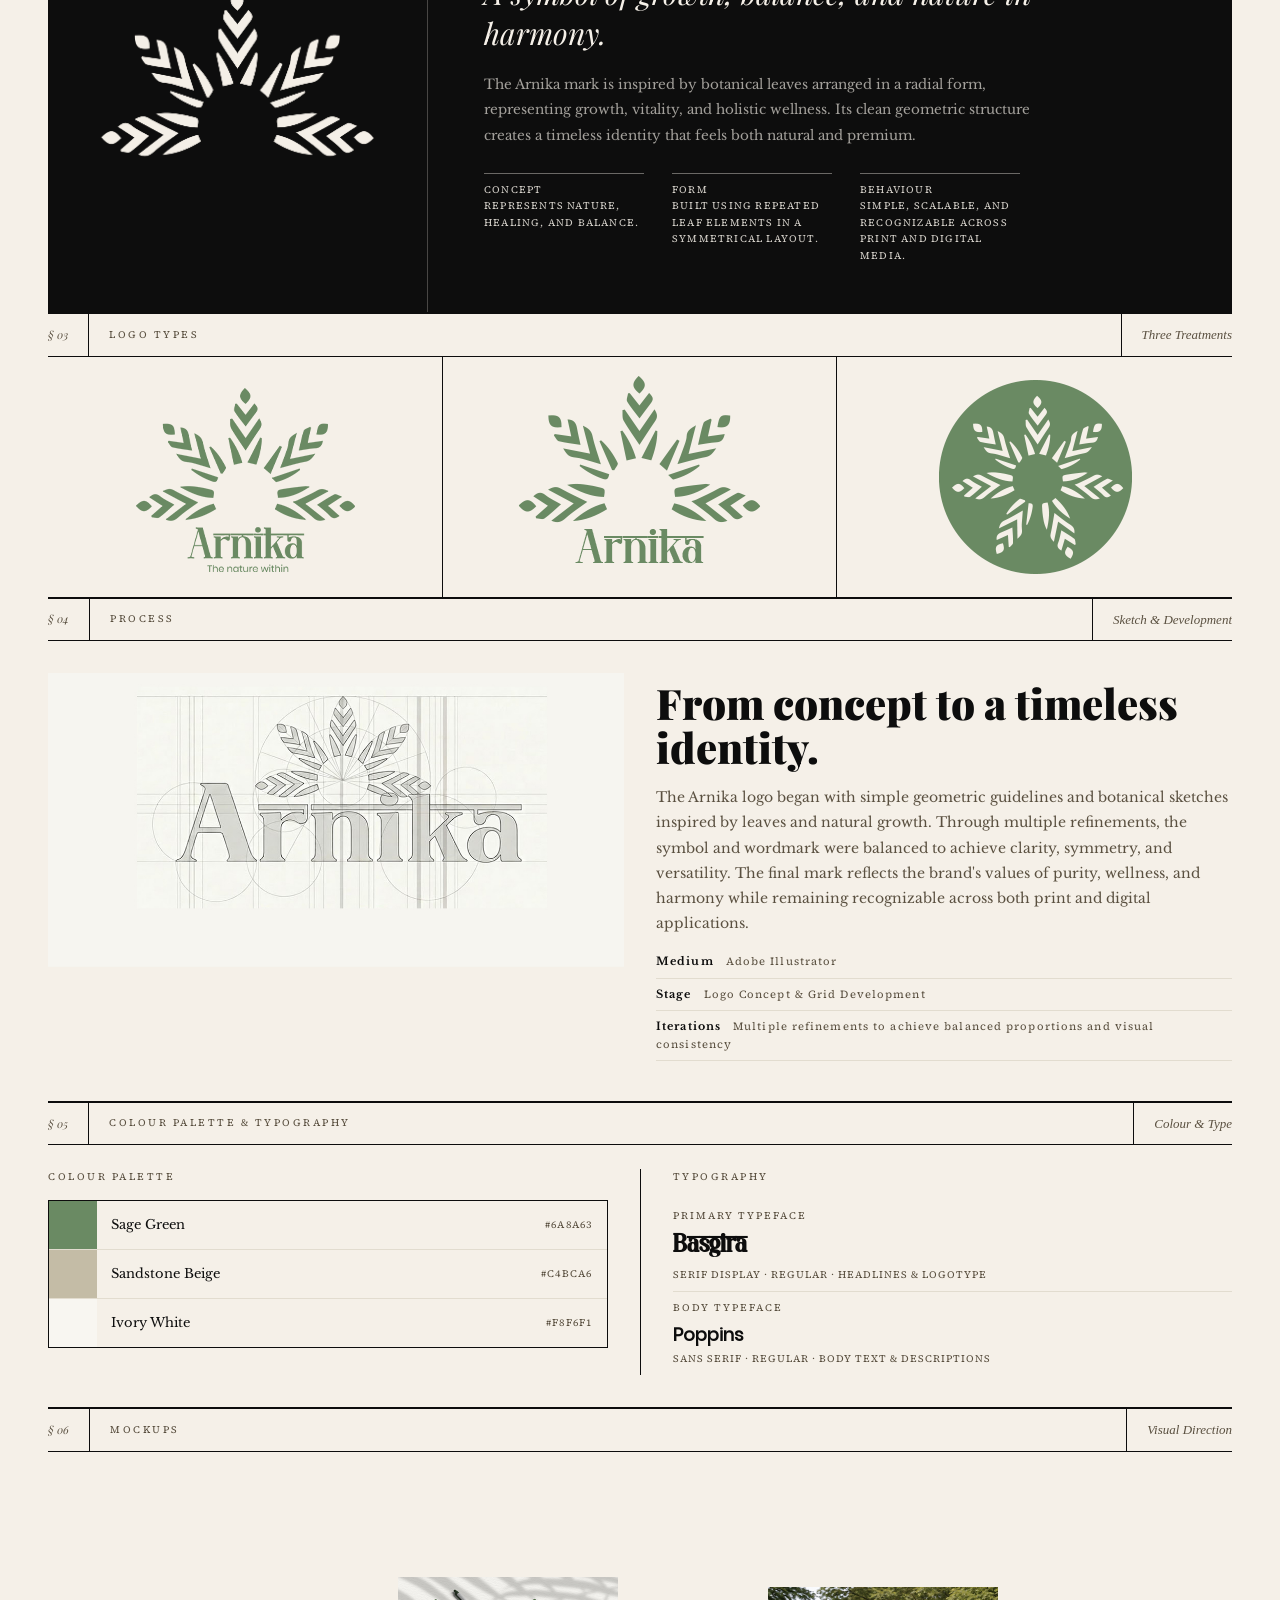
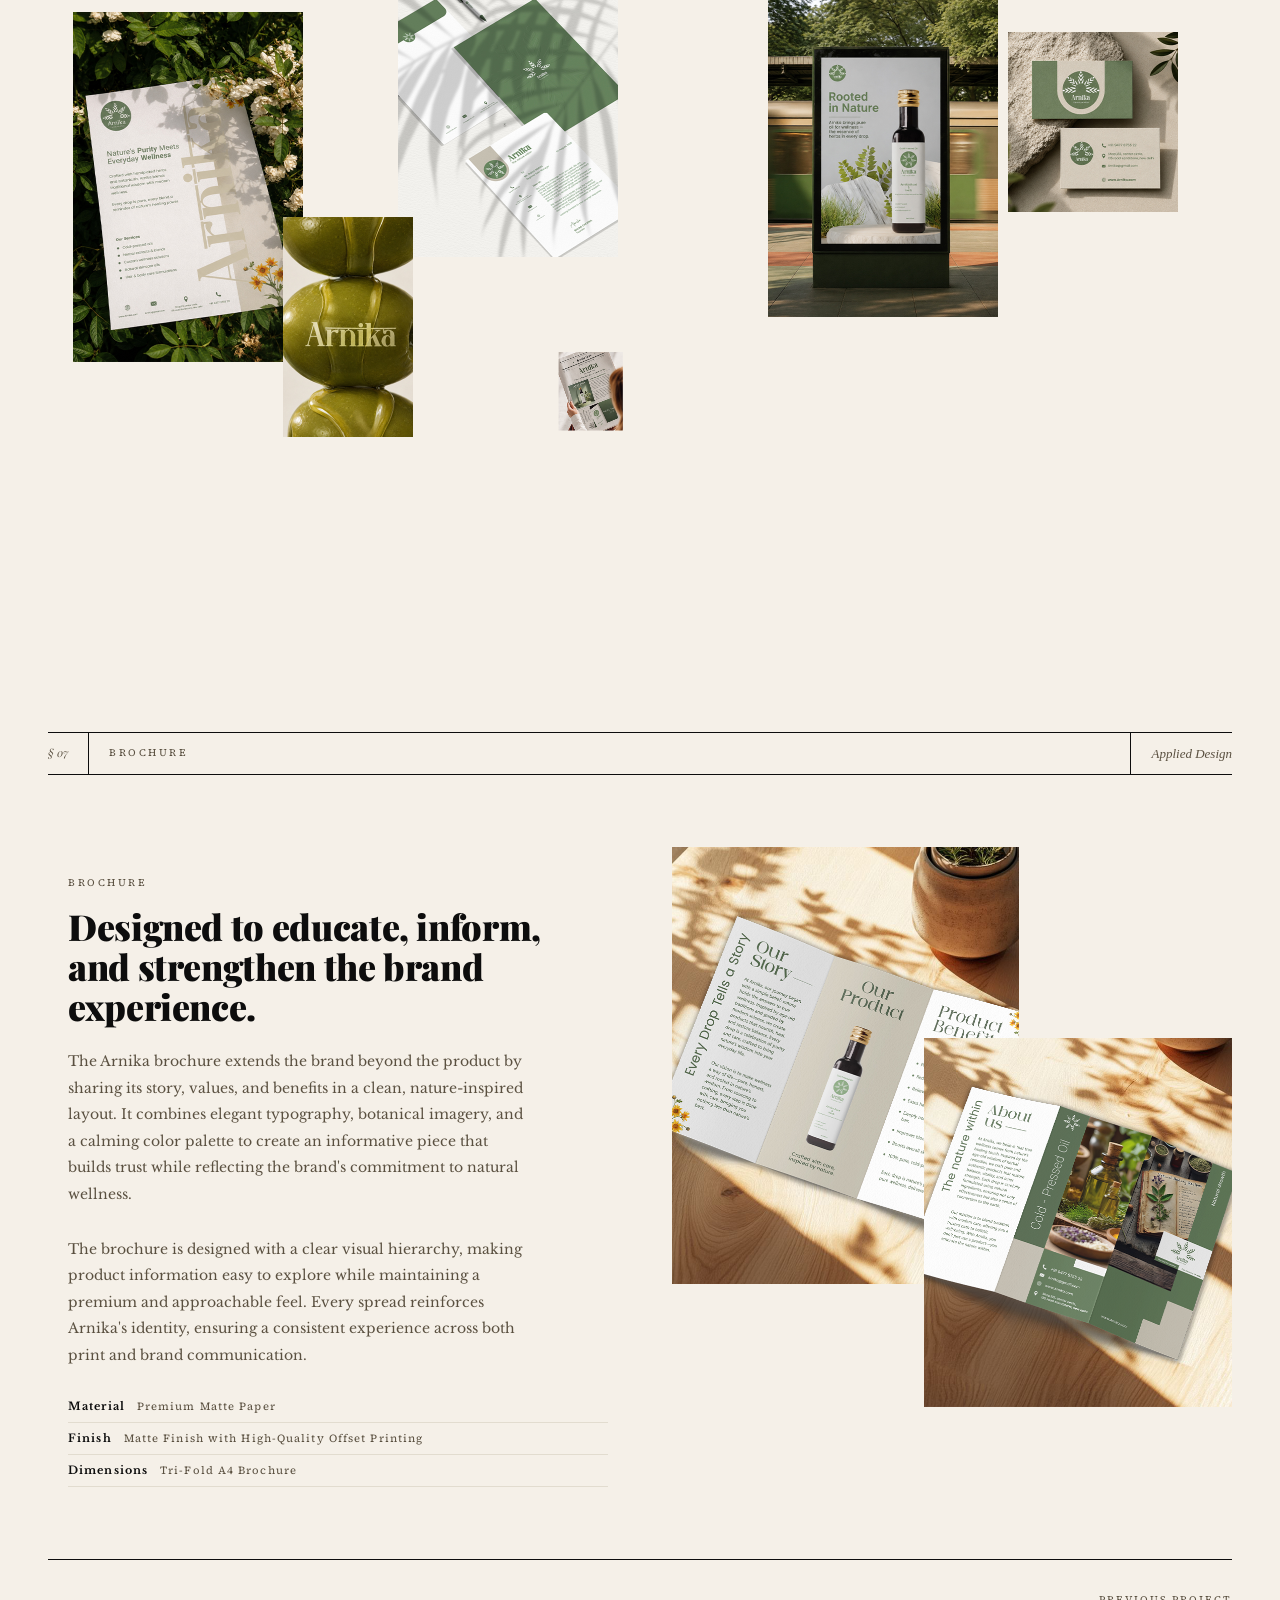
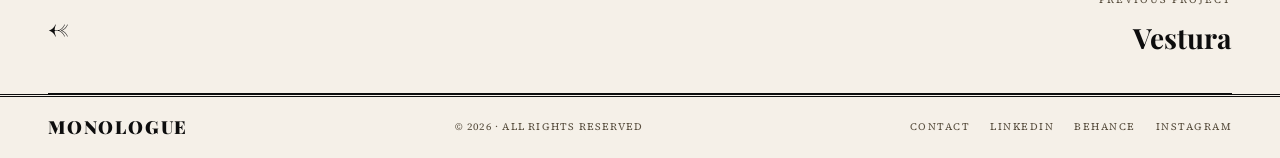
<file: brand-project02.html>
<!DOCTYPE html>
<html lang="en">
<head>
<meta charset="UTF-8">
<meta name="viewport" content="width=device-width, initial-scale=1.0">
<title>Project Two — Monologue</title>
<link href="https://fonts.googleapis.com/css2?family=Playfair+Display:ital,wght@0,400;0,700;0,900;1,400;1,700&family=IM+Fell+English:ital@0;1&family=Libre+Baskerville:ital,wght@0,400;0,700;1,400&family=Source+Serif+4:ital,opsz,wght@0,8..60,300;0,8..60,400;1,8..60,300&display=swap" rel="stylesheet">
<link rel="stylesheet" href="./css/style.css">
<style>

</style>
</head>
<body>

<div class="noise"></div>

<header class="masthead">
  <div class="masthead-top">
    <span id="today-date"></span>
    <span>Est. 2024 · New Delhi</span>
    <span>Design · Film · Branding</span>
  </div>
  <div class="masthead-main">
    <div class="vol-line">Vol. I &nbsp;·&nbsp; No. 1 &nbsp;·&nbsp; The Creative Portfolio</div>
    <h1 class="logo-title"><a href="index.html">Monologue</a></h1>
    <div class="ornament">✦ &nbsp; · &nbsp; ✦ &nbsp; · &nbsp; ✦</div>
    <p class="logo-sub">"Where design meets intention, and every page tells a story."</p>
  </div>
  <nav class="main-nav">
    <a href="index.html">Home</a>
    <a href="about.html">About</a>
    <a href="graphic-design.html" class="active">Graphic Design</a>
    <a href="film.html">Short Film</a>
    <a href="motion-graphics.html">Motion Graphics</a>
    <a href="contact.html">Contact</a>
  </nav>
</header>

<main>

  <!-- BACK LINK -->
  <div class="page-title-block" style="padding-bottom: 16px;">
    <a href="graphic-design.html#branding" class="back-link">← Back to Graphic Design</a>
    <span class="kicker">Branding · Project 02</span>
    <h2 class="page-headline">Arnika</h2>
  </div>

  <!-- ══════════════════════════════════════════
       § 01 — FULL-WIDTH HORIZONTAL IMAGE
  ══════════════════════════════════════════ -->
  <div class="intro-image-full">
    <!-- <img src="images/brand2-hero.jpg" alt="Project Two"> -->
    <div class="img-placeholder mid">
      <img src="assets/images/Branding 2/brand introduction page.jpg" style="width:100%;height:100%;object-fit:cover;">
    </div>
  </div>

  <!-- BRIEF + META, below the image -->
  <div class="intro-details-row">
    <div class="intro-copy-col">
      <span class="intro-eyebrow">The Brief</span>
      <h2>Rooted in nature, crafted for modern wellness.</h2>
      <p>Arnika is a herbal wellness brand inspired by the healing power of nature. Built around purity, balance, and traditional botanical wisdom, it offers natural oils and remedies for everyday well-being. The identity blends organic forms, earthy tones, and clean typography to create a brand that feels authentic, calming, and trustworthy—bringing nature's goodness into modern lifestyles.</p>
    </div>

    <div class="col-rule"></div>

    <div class="intro-meta-col">
      <div class="im-item">
        <span class="im-label">Year</span>
        <span class="im-value">2025</span>
      </div>
      <div class="im-item">
        <span class="im-label">Industry</span>
        <span class="im-value">Cold-Pressed Oils</span>
      </div>
      <div class="im-item">
        <span class="im-label">Tools</span>
        <span class="im-value">Adobe Illustrator · Adobe Photoshop</span>
      </div>
    </div>
  </div>

  <!-- ══════════════════════════════════════════
       § 02 — LOGO + LOGO THEORY BAR
  ══════════════════════════════════════════ -->
  <div class="section-divider">
    <span class="sd-num">§ 02</span>
    <span class="sd-label">The Mark</span>
    <span class="sd-right">Logo &amp; Theory</span>
  </div>

  <div class="logo-bar">
    <div class="logo-bar-mark">
      <img src="./assets/images/Branding 2/logo mark up.png" style="height: 100%; width: 100%; object-fit: cover; object-position: center top;">
    </div>
    <div class="logo-bar-theory">
      <span class="lb-eyebrow">Logo Theory</span>
      <h3>A symbol of growth, balance, and nature in harmony.</h3>
      <p>The Arnika mark is inspired by botanical leaves arranged in a radial form, representing growth, vitality, and holistic wellness. Its clean geometric structure creates a timeless identity that feels both natural and premium.</p>
      <div class="lb-points">
        <span class="lb-point">Concept<br>Represents nature, healing, and balance.</span>
        <span class="lb-point">Form<br>Built using repeated leaf elements in a symmetrical layout.</span>
        <span class="lb-point">Behaviour<br>Simple, scalable, and recognizable across print and digital media.</span>
      </div>
    </div>
  </div>

  <!-- ══════════════════════════════════════════
       § 03 — THREE TYPEFACES OF THE LOGO
  ══════════════════════════════════════════ -->
  <div class="section-divider">
    <span class="sd-num">§ 03</span>
    <span class="sd-label">Logo Types</span>
    <span class="sd-right">Three Treatments</span>
  </div>

  <div class="typefaces-row">
    <div class="face-card">
      <div class="face-meta">
        <img src="./assets/images/Branding 2/01.png">
      </div>
    </div>
    <div class="face-card">
      <div class="face-meta">
        <img src="./assets/images/Branding 2/02.png">
      </div>
    </div>
    <div class="face-card">
      <div class="face-meta">
        <img src="./assets/images/Branding 2/03.png">
      </div>
    </div>
  </div>

  <!-- ══════════════════════════════════════════
       § 04 — LOGO SKETCH & DEVELOPMENT
  ══════════════════════════════════════════ -->
  <div class="section-divider">
    <span class="sd-num">§ 04</span>
    <span class="sd-label">Process</span>
    <span class="sd-right">Sketch &amp; Development</span>
  </div>

  <div class="work-feature">
    <div class="work-feature-img" style="aspect-ratio: 1140 / 650; height: auto; min-height: 0;">
      <img src="./assets/images/Branding 2/sketch.jpg" style="width: 100%; height: 100%; object-fit: cover; object-position: center; display: block;">
    </div>
    <div class="work-feature-text">
      <h3 class="work-title">From concept to a timeless identity.</h3>
      <p class="work-body">The Arnika logo began with simple geometric guidelines and botanical sketches inspired by leaves and natural growth. Through multiple refinements, the symbol and wordmark were balanced to achieve clarity, symmetry, and versatility. The final mark reflects the brand's values of purity, wellness, and harmony while remaining recognizable across both print and digital applications.</p>
      <div class="work-meta">
        <span class="meta-item"><strong>Medium</strong>Adobe Illustrator</span>
        <span class="meta-item"><strong>Stage</strong>Logo Concept & Grid Development</span>
        <span class="meta-item"><strong>Iterations</strong>Multiple refinements to achieve balanced proportions and visual consistency</span>
      </div>
    </div>
  </div>

  <!-- ══════════════════════════════════════════
       § 05 — COLOUR PALETTE & TYPOGRAPHY
  ══════════════════════════════════════════ -->
  <div class="section-divider">
    <span class="sd-num">§ 05</span>
    <span class="sd-label">Colour Palette &amp; Typography</span>
    <span class="sd-right">Colour &amp; Type</span>
  </div>

  <div class="palette-type-grid">

    <!-- COLOUR PALETTE -->
    <div class="palette-col">
      <span class="kicker" style="margin-bottom:14px;display:block;">Colour Palette</span>
      <div class="swatches">
        <div class="swatch-item">
          <div class="swatch" style="background:#6A8A63;"></div>
          <span class="swatch-name">Sage Green</span>
          <span class="swatch-hex">#6A8A63</span>
        </div>
        <div class="swatch-item">
          <div class="swatch" style="background:#C4BCA6;"></div>
          <span class="swatch-name">Sandstone Beige</span>
          <span class="swatch-hex">#C4BCA6</span>
        </div>
        <div class="swatch-item">
          <div class="swatch" style="background:#F8F6F1;"></div>
          <span class="swatch-name">Ivory White</span>
          <span class="swatch-hex">#F8F6F1</span>
        </div>
      </div>
    </div>

    <div class="col-rule" style="align-self:stretch;"></div>

    <!-- TYPOGRAPHY -->
    <div class="type-col">
      <span class="kicker" style="margin-bottom:14px;display:block;">Typography</span>

      <div class="type-entry">
        <span class="type-role">Primary Typeface</span>
        <p class="type-specimen" style="font-family:'basgira',serif; font-size:26px; font-weight:900; line-height:1.1;">Basgira</p>
        <span class="type-detail" style="display:block; margin-top:6px;">SERIF DISPLAY · REGULAR · HEADLINES & LOGOTYPE</span>
      </div>

      <div class="type-entry">
        <span class="type-role">Body Typeface</span>
        <p class="type-specimen" style="font-family:'Poppins',serif; font-weight:700; font-size:18px; line-height:1.1;">Poppins</p>
        <span class="type-detail" style="display:block; margin-top:6px;">SANS SERIF · REGULAR · BODY TEXT & DESCRIPTIONS</span>
      </div>

    </div>

  </div>

  <!-- ══════════════════════════════════════════
       § 06 — MOODBOARD / COLLAGE
  ══════════════════════════════════════════ -->
  <div class="section-divider">
    <span class="sd-num">§ 06</span>
    <span class="sd-label">Mockups</span>
    <span class="sd-right">Visual Direction</span>
</div>

<div class="brand-collage">
    <div class="piece p1">
      <img src="./assets/images/Branding 2/collage 01.jpg" style="width:100%;height:100%;object-fit:cover;">
    </div>
   <div class="piece p2">
      <img src="./assets/images/Branding 2/collage 02.jpg" style="width:100%;height:100%;object-fit:cover;">
    </div>
    <div class="piece p3">
      <img src="./assets/images/Branding 2/collage 03.jpg" style="width:100%;height:100%;object-fit:cover;">
    </div>
    <div class="piece p4">
      <img src="./assets/images/Branding 2/collage 04.jpg" style="width:100%;height:100%;object-fit:cover;">
    </div>
    <div class="piece p5">
      <img src="./assets/images/Branding 2/collage 05.jpg" style="width:100%;height:100%;object-fit:cover;">
    </div>
    <div class="piece p7">
      <img src="./assets/images/Branding 2/collage 07.jpg" style="width:100%;height:100%;object-fit:cover;">
    </div>
    <div class="piece p8">
      <img src="./assets/images/Branding 2/collage 08.jpg" style="width:100%;height:100%;object-fit:cover;">
    </div>
    <div class="piece p9">
      <img src="./assets/images/Branding 2/collage 09.jpg" style="width:100%;height:100%;object-fit:cover;">
    </div>
    <div class="piece p10">
      <img src="./assets/images/Branding 2/collage 10.jpg" style="width:100%;height:100%;object-fit:cover;">
    </div>
    <div class="piece p11">
      <img src="./assets/images/Branding 2/collage 11.jpg" style="width:100%;height:100%;object-fit:cover;">
    </div>
    <div class="piece p13">
      <img src="./assets/images/Branding 2/collage 13.jpg" style="width:100%;height:100%;object-fit:cover;">
    </div>
</div>

   <!-- ══════════════════════════════════════════
       § 07 — Brochure
  ══════════════════════════════════════════ -->
  <div class="section-divider">
    <span class="sd-num">§ 07</span>
    <span class="sd-label">Brochure</span>
    <span class="sd-right">Applied Design</span>
  </div>
 
  <div class="packaging-showcase reverse">
    <div class="packaging-visual">
      <div class="pv-back">
        <img src="./assets/images/Branding 2/brochure back.jpg" alt="Brochure design Back" style="width:100%;height:100%;object-fit:cover;">
      </div>
      <div class="pv-front">
        <img src="./assets/images/Branding 2/brochure front.png" alt="Brochure design Front" style="width:100%;height:100%;object-fit:cover;">
      </div>
    </div>
    <div class="packaging-copy">
      <span class="pc-eyebrow">Brochure</span>
      <h3>Designed to educate, inform, and strengthen the brand experience.</h3>
      <p>The Arnika brochure extends the brand beyond the product by sharing its story, values, and benefits in a clean, nature-inspired layout. It combines elegant typography, botanical imagery, and a calming color palette to create an informative piece that builds trust while reflecting the brand's commitment to natural wellness.</p>
      <p>The brochure is designed with a clear visual hierarchy, making product information easy to explore while maintaining a premium and approachable feel. Every spread reinforces Arnika's identity, ensuring a consistent experience across both print and brand communication.</p>
      <div class="work-meta">
        <span class="meta-item"><strong>Material</strong>Premium Matte Paper</span>
        <span class="meta-item"><strong>Finish</strong>Matte Finish with High-Quality Offset Printing</span>
        <span class="meta-item"><strong>Dimensions</strong>Tri-Fold A4 Brochure</span>
      </div>
    </div>
  </div>
 
  <!-- Previous PROJECT -->
  <a href="brand-project01.html" class="next-project previous-project">

    <span class="np-arrow">←</span>

    <div class="np-content">
        <span class="np-label">Previous Project</span>
        <span class="np-title">Vestura</span>
    </div>

</a>

</main>

<footer class="site-footer">
  <div class="footer-inner">
    <span class="footer-logo">Monologue</span>
    <span class="footer-copy">© 2026 · All rights reserved</span>
    <div class="footer-links">
      <a href="contact.html">Contact</a>
      <a href="https://www.linkedin.com/in/bhumi-chopra-260aa1360/">LinkedIn</a>
      <a href="https://www.behance.net/bhumichopra">Behance</a>
      <a href="https://www.instagram.com/bhumiidesign/">Instagram</a>
    </div>
  </div>
</footer>

<script src="./js/main.js"></script>
</body>
</html>
</file>
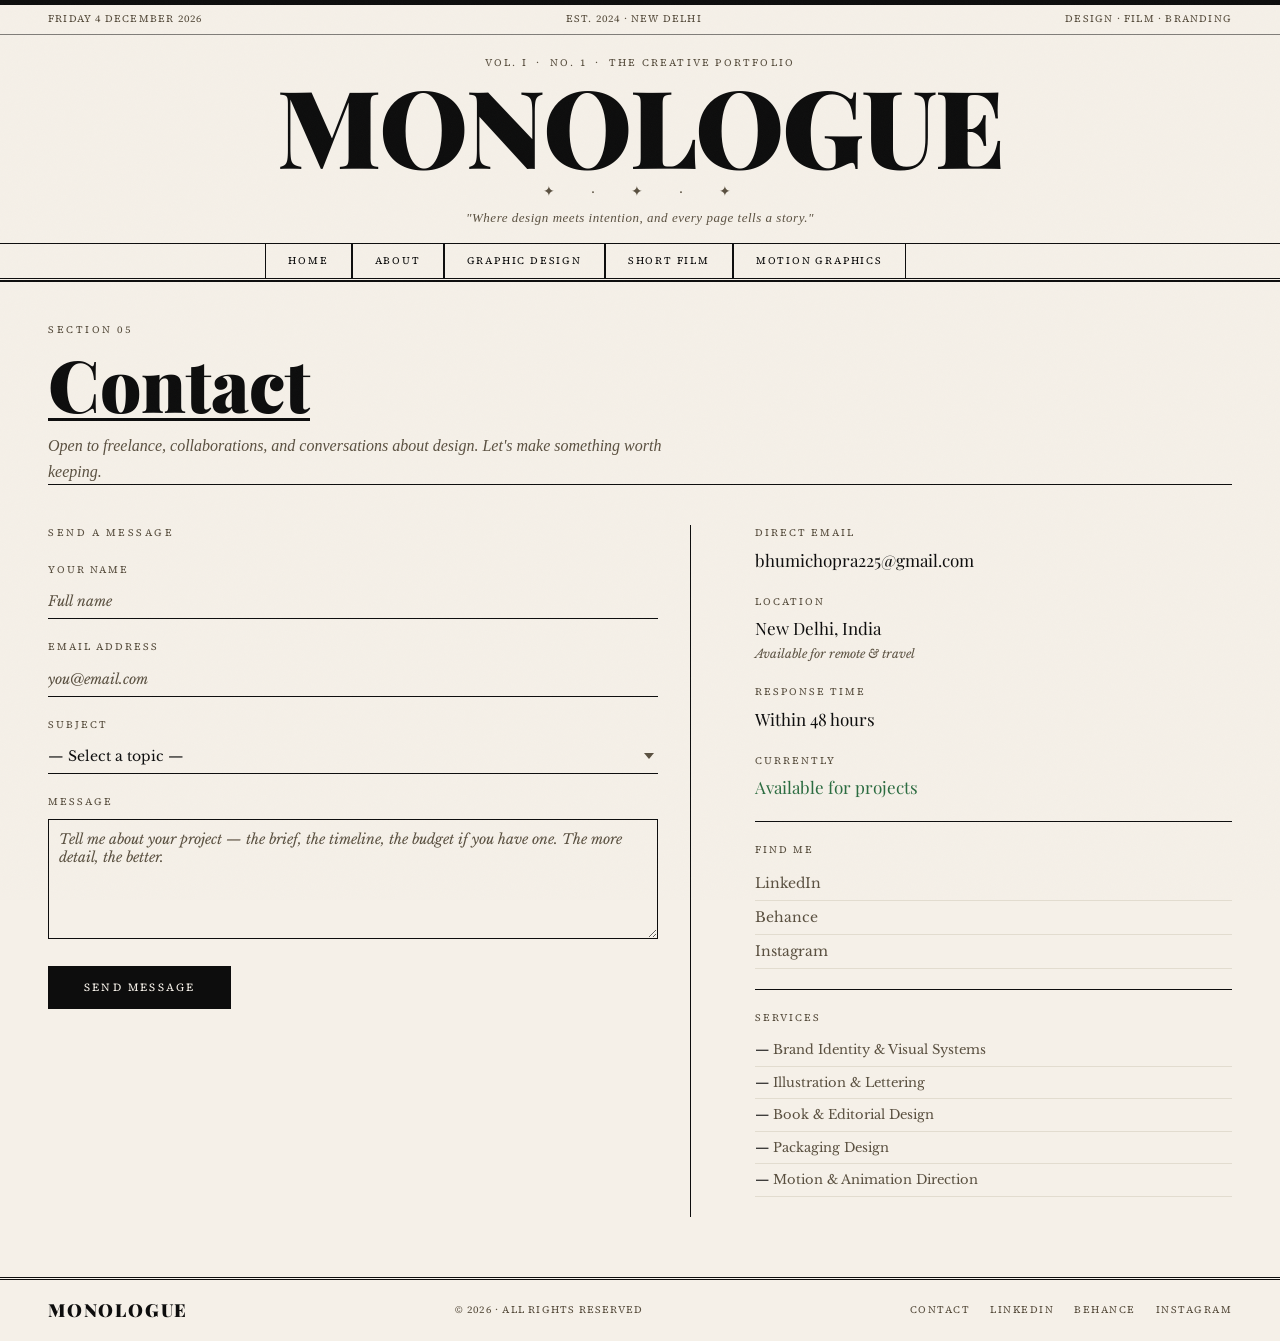
<file: contact.html>
<!DOCTYPE html>
<html lang="en">
<head>
<meta charset="UTF-8">
<meta name="viewport" content="width=device-width, initial-scale=1.0">
<title>Contact — Monologue</title>
<link href="https://fonts.googleapis.com/css2?family=Playfair+Display:ital,wght@0,400;0,700;0,900;1,400;1,700&family=IM+Fell+English:ital@0;1&family=Libre+Baskerville:ital,wght@0,400;0,700;1,400&family=Source+Serif+4:ital,opsz,wght@0,8..60,300;0,8..60,400;1,8..60,300&display=swap" rel="stylesheet">
<link rel="stylesheet" href="./css/style.css">
</head>
<body>

<div class="noise"></div>

<header class="masthead">
  <div class="masthead-top">
    <span id="today-date"></span>
    <span>Est. 2024 · New Delhi</span>
    <span>Design · Film · Branding</span>
  </div>
  <div class="masthead-main">
    <div class="vol-line">Vol. I &nbsp;·&nbsp; No. 1 &nbsp;·&nbsp; The Creative Portfolio</div>
    <h1 class="logo-title"><a href="index.html">Monologue</a></h1>    <div class="ornament">✦ &nbsp; · &nbsp; ✦ &nbsp; · &nbsp; ✦</div>
    <p class="logo-sub">"Where design meets intention, and every page tells a story."</p>
  </div>
  <nav class="main-nav">
    <a href="index.html">Home</a>
    <a href="about.html">About</a>
    <a href="graphic-design.html">Graphic Design</a>
    <a href="film.html">Short Film</a>
    <a href="motion-graphics.html">Motion Graphics</a>
    <a href="contact.html" class="active">Contact</a>
  </nav>
</header>

<main>
  <div class="page-title-block" style="padding-bottom:0;">
    <span class="kicker">Section 05</span>
    <h2 class="page-headline">Contact</h2>
    <p class="page-deck">Open to freelance, collaborations, and conversations about design. Let's make something worth keeping.</p>
  </div>

  <div class="contact-layout">

    <!-- LEFT: Form -->
    <div class="contact-form-col">
      <span class="kicker" style="margin-bottom:20px;display:block;">Send a Message</span>

      <form id="contact-form" action="https://formspree.io/f/xvzyoopa" method="POST">

        <div class="form-field">
          <label class="form-label">Your Name</label>
          <input type="text" name="name" class="form-input" placeholder="Full name" required>
        </div>

        <div class="form-field">
          <label class="form-label">Email Address</label>
          <input type="email" name="email" class="form-input" placeholder="you@email.com" required>
        </div>

        <div class="form-field">
          <label class="form-label">Subject</label>
          <select name="subject" class="form-input form-select">
            <option value="">— Select a topic —</option>
            <option>Brand Identity Project</option>
            <option>Illustration Commission</option>
            <option>Book / Editorial Design</option>
            <option>Film Collaboration</option>
            <option>General Enquiry</option>
          </select>
        </div>

        <div class="form-field">
          <label class="form-label">Message</label>
          <textarea name="message" class="form-input form-textarea" placeholder="Tell me about your project — the brief, the timeline, the budget if you have one. The more detail, the better." required></textarea>
        </div>

        <button type="submit" class="form-submit">Send Message</button>
        <p class="form-note" id="form-msg"></p>

      </form>
    </div>

    <div class="col-rule" style="align-self:stretch;"></div>

    <!-- RIGHT: Info -->
    <div class="contact-info-col">
      <div class="info-block">
        <span class="info-label">Direct Email</span>
        <a href="mailto:bhumichopra225@gmail.com" class="info-value">bhumichopra225@gmail.com</a>
      </div>

      <div class="info-block">
        <span class="info-label">Location</span>
        <span class="info-value">New Delhi, India</span>
        <span class="info-sub">Available for remote & travel</span>
      </div>

      <div class="info-block">
        <span class="info-label">Response Time</span>
        <span class="info-value">Within 48 hours</span>
      </div>

      <div class="info-block">
        <span class="info-label">Currently</span>
        <span class="info-value available">Available for projects</span>
      </div>

      <div class="rule-thin"></div>

      <div class="info-block">
        <span class="info-label">Find Me</span>
        <div class="social-links">
          <a href="https://www.linkedin.com/in/bhumi-chopra-260aa1360/" class="social-link">LinkedIn</a>
          <a href="https://www.behance.net/bhumichopra" class="social-link">Behance</a>
          <a href="https://www.instagram.com/bhumiidesign/" class="social-link">Instagram</a>
        </div>
      </div>

      <div class="rule-thin"></div>

      <div class="info-block">
        <span class="info-label">Services</span>
        <ul class="services-mini">
          <li>Brand Identity & Visual Systems</li>
          <li>Illustration & Lettering</li>
          <li>Book & Editorial Design</li>
          <li>Packaging Design</li>
          <li>Motion & Animation Direction</li>
        </ul>
      </div>
    </div>

  </div>

</main>

<footer class="site-footer">
  <div class="footer-inner">
    <span class="footer-logo">Monologue</span>
    <span class="footer-copy">© 2026 · All rights reserved</span>
    <div class="footer-links">
      <a href="contact.html">Contact</a>
      <a href="https://www.linkedin.com/in/bhumi-chopra-260aa1360/">LinkedIn</a>
      <a href="https://www.behance.net/bhumichopra">Behance</a>
      <a href="https://www.instagram.com/bhumiidesign/">Instagram</a>
    </div>
  </div>
</footer>

<script src="./js/main.js"></script>
<script>
  const form = document.getElementById('contact-form');
  const msg = document.getElementById('form-msg');

  form.addEventListener('submit', async function(e) {
    e.preventDefault();

    const submitBtn = form.querySelector('.form-submit');
    submitBtn.textContent = 'Sending…';
    submitBtn.disabled = true;

    const data = new FormData(form);

    try {
      const res = await fetch(form.action, {
        method: 'POST',
        body: data,
        headers: { 'Accept': 'application/json' }
      });

      if (res.ok) {
        msg.textContent = 'Message sent — I will get back to you within 48 hours.';
        msg.style.color = '#2a6b3f';
        msg.style.fontStyle = 'italic';
        msg.style.fontSize = '12px';
        msg.style.marginTop = '12px';
        form.reset();
        submitBtn.textContent = 'Message Sent';
      } else {
        throw new Error('Server error');
      }
    } catch (err) {
      msg.textContent = 'Something went wrong. Please email me directly at bhumichopra225@gmail.com';
      msg.style.color = '#c0392b';
      msg.style.fontStyle = 'italic';
      msg.style.fontSize = '12px';
      msg.style.marginTop = '12px';
      submitBtn.textContent = 'Send Message';
      submitBtn.disabled = false;
    }
  });
</script>
</body>
</html>
</file>
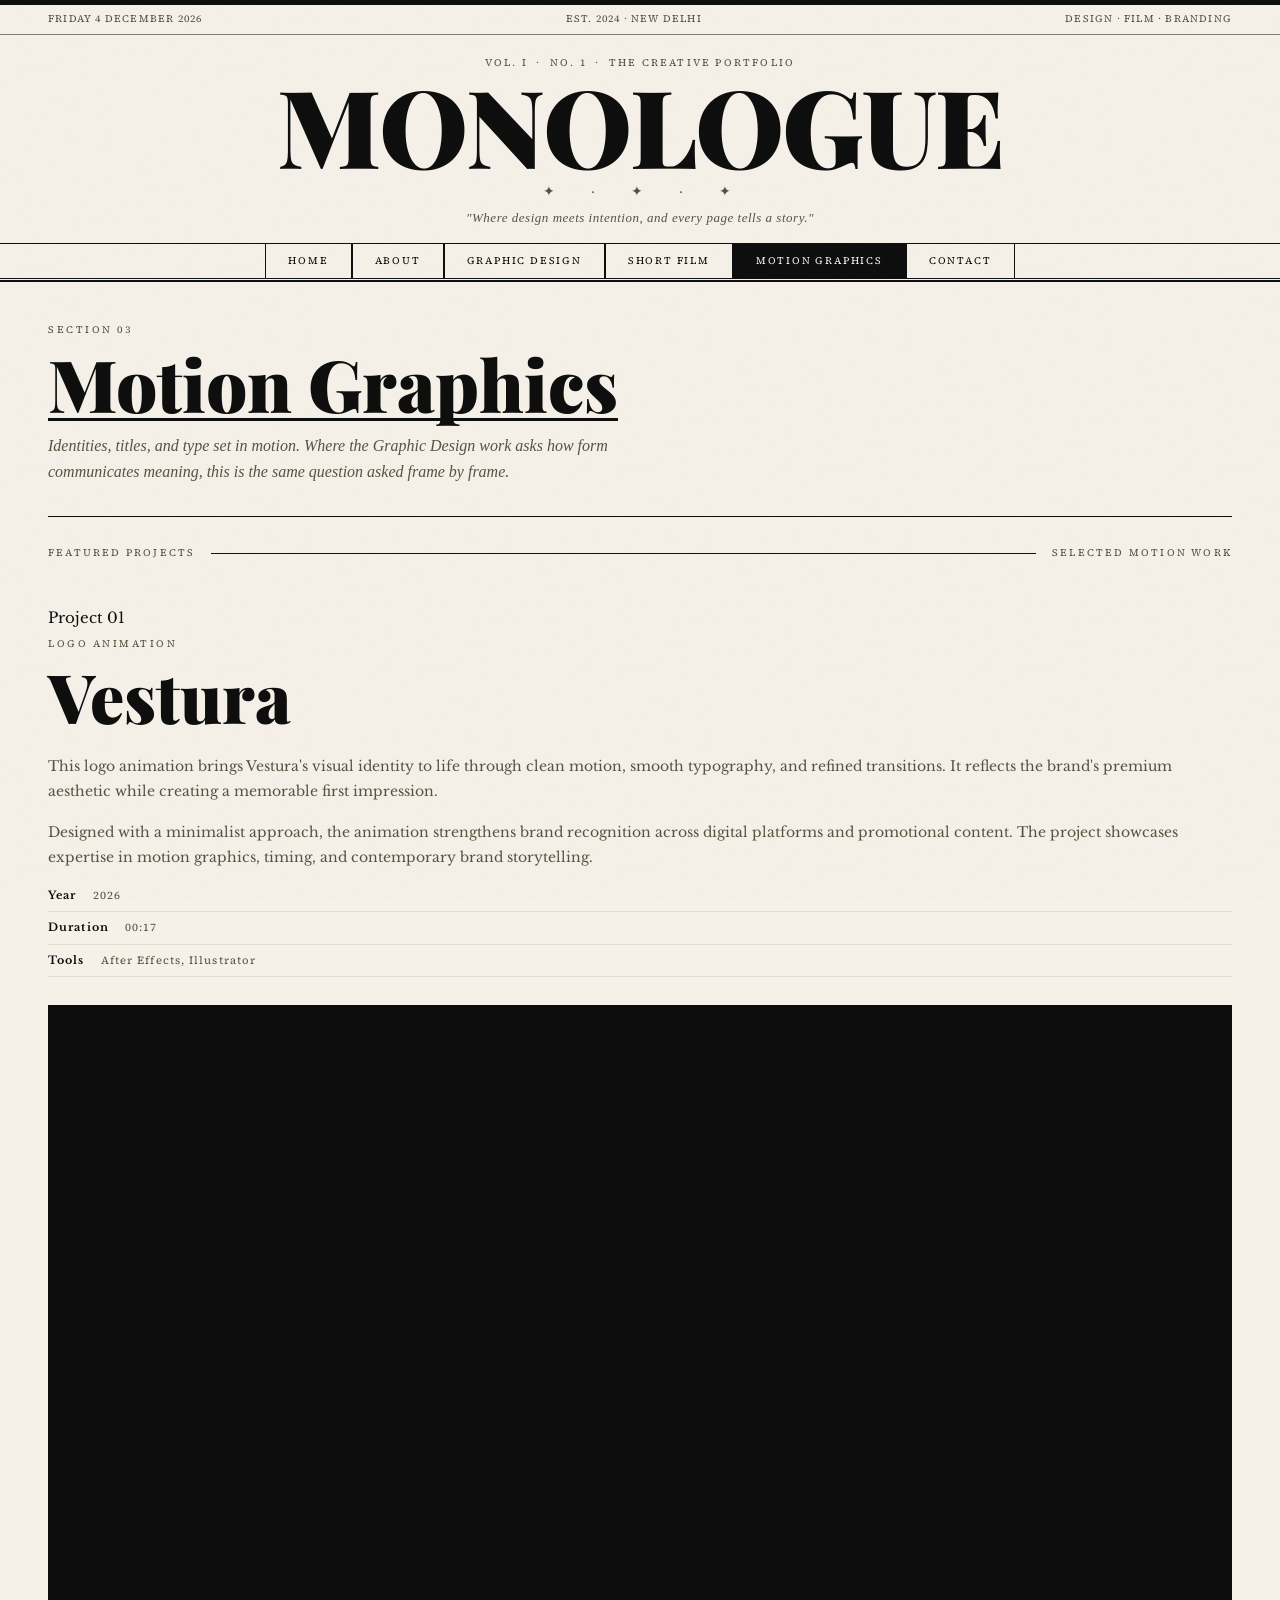
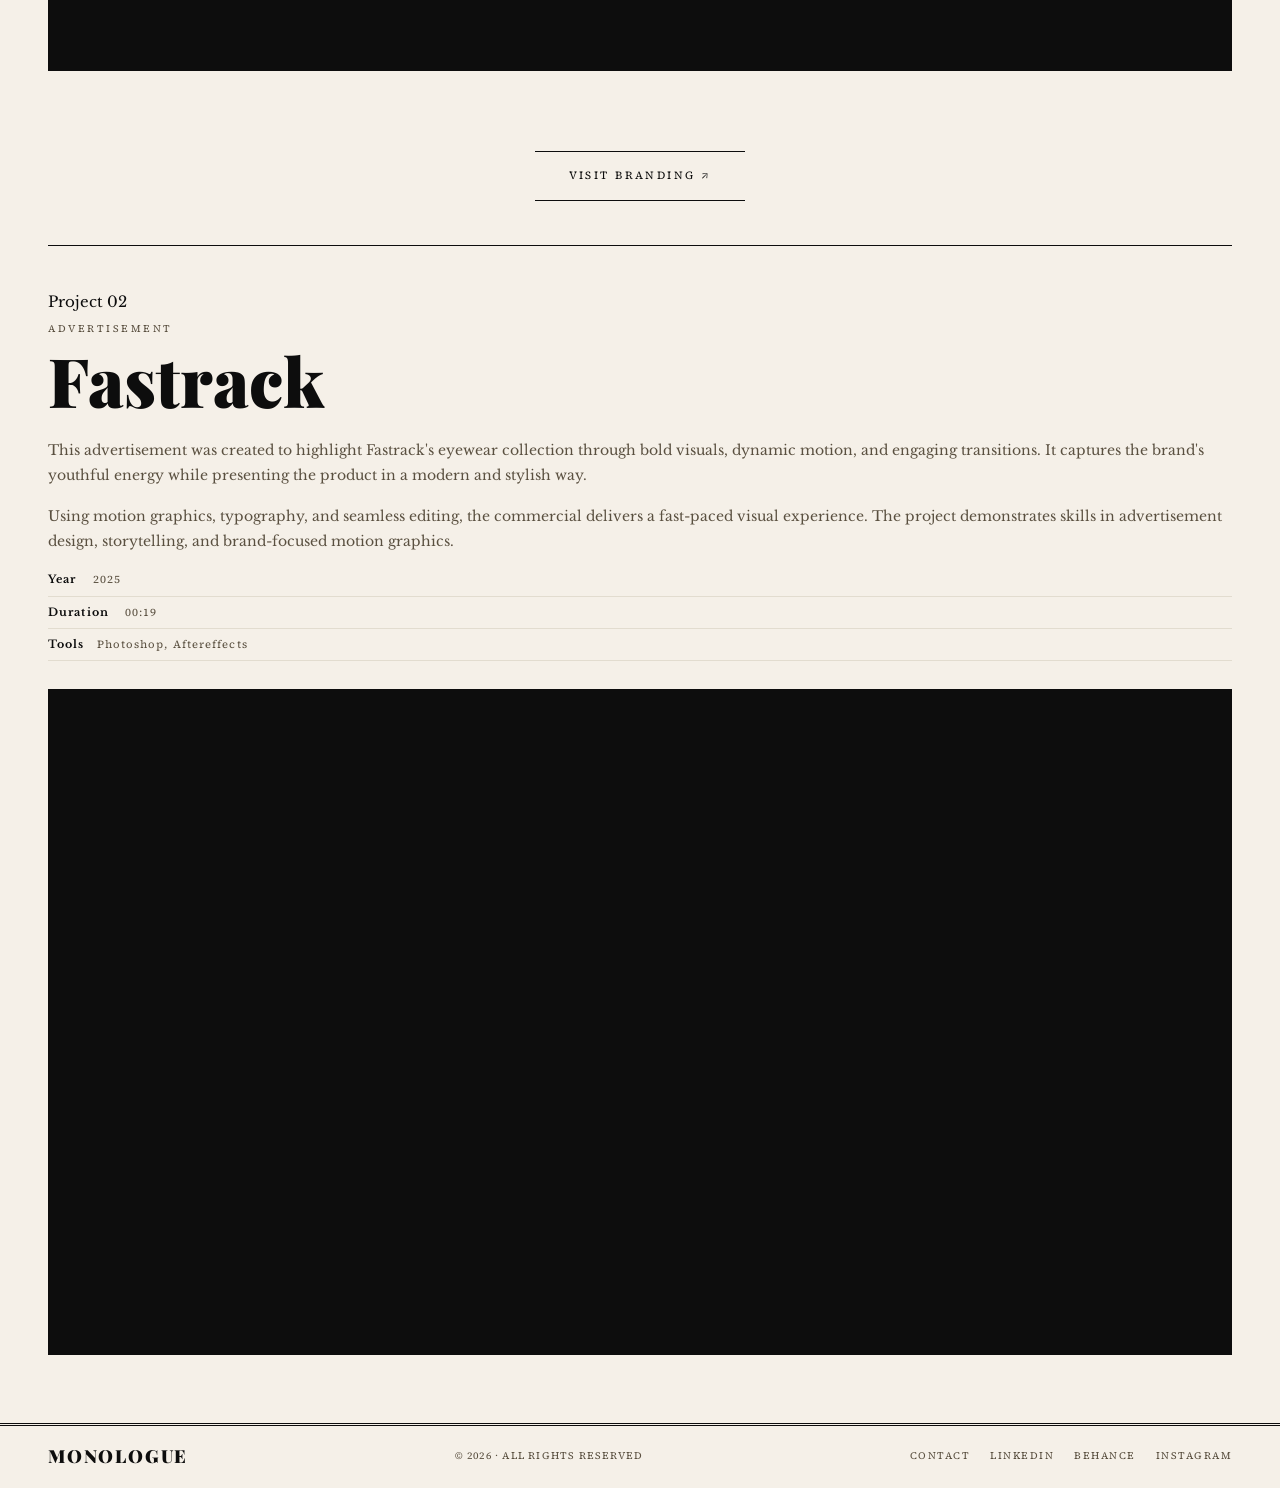
<file: motion-graphics.html>
<!DOCTYPE html>
<html lang="en">
<head>
<meta charset="UTF-8">
<meta name="viewport" content="width=device-width, initial-scale=1.0">
<title>Motion Graphics — Monologue</title>
<link href="https://fonts.googleapis.com/css2?family=Playfair+Display:ital,wght@0,400;0,700;0,900;1,400;1,700&family=IM+Fell+English:ital@0;1&family=Libre+Baskerville:ital,wght@0,400;0,700;1,400&family=Source+Serif+4:ital,opsz,wght@0,8..60,300;0,8..60,400;1,8..60,300&display=swap" rel="stylesheet">
<link rel="stylesheet" href="./css/style.css">
<style>
  /* ── MOTION PROJECT — FULL-WIDTH LAYOUT ────── */
  .motion-project {
    padding: 44px 0;
  }
  .motion-project + .motion-project {
    border-top: 1px solid var(--ink);
  }

  .motion-project .project-number {
    display: block;
    margin-bottom: 6px;
  }

  .motion-project .kicker {
    margin-bottom: 10px;
  }

  .motion-project .work-title {
    font-family: 'Playfair Display', serif;
    font-size: clamp(36px, 5.5vw, 68px);
    font-weight: 900;
    line-height: 0.98;
    margin-bottom: 24px;
  }

  .motion-project .work-body {
    margin-bottom: 16px;
  }

  .motion-project .work-meta {
    margin: 4px 0 28px;
  }

  .motion-project .film-embed-wrap {
    width: 100%;
    margin-bottom: 24px;
  }

  .motion-project .view-project-link {
    display: inline-block;
    font-family: 'Source Serif 4', serif;
    font-size: 10px;
    letter-spacing: 0.2em;
    text-transform: uppercase;
    color: var(--ink);
    border-bottom: 1px solid var(--ink);
    padding-bottom: 3px;
    text-decoration: none;
    transition: opacity 0.15s;
  }
  .motion-project .view-project-link:hover { opacity: 0.6; }
</style>
</head>
<body>

<div class="noise"></div>

<header class="masthead">
  <div class="masthead-top">
    <span id="today-date"></span>
    <span>Est. 2024 · New Delhi</span>
    <span>Design · Film · Branding</span>
  </div>
  <div class="masthead-main">
    <div class="vol-line">Vol. I &nbsp;·&nbsp; No. 1 &nbsp;·&nbsp; The Creative Portfolio</div>
    <h1 class="logo-title"><a href="index.html">Monologue</a></h1>    <div class="ornament">✦ &nbsp; · &nbsp; ✦ &nbsp; · &nbsp; ✦</div>
    <p class="logo-sub">"Where design meets intention, and every page tells a story."</p>
  </div>
  <nav class="main-nav">
    <a href="index.html">Home</a>
    <a href="about.html">About</a>
    <a href="graphic-design.html">Graphic Design</a>
    <a href="film.html">Short Film</a>
    <a href="motion-graphics.html" class="active">Motion Graphics</a>
    <a href="contact.html">Contact</a>
  </nav>
</header>

<main>
  <!-- PAGE TITLE -->
  <div class="page-title-block">
    <span class="kicker">Section 03</span>
    <h2 class="page-headline">Motion Graphics</h2>
    <p class="page-deck">Identities, titles, and type set in motion. Where the Graphic Design work asks how form communicates meaning, this is the same question asked frame by frame.</p>
  </div>

  <!-- FEATURED PROJECTS -->
  <div class="section-header">
    <span class="section-label">Featured Projects</span>
    <hr class="section-rule-line">
    <span class="section-label">Selected Motion Work</span>
  </div>

  <!-- MOTION PROJECT 01 -->
  <div class="motion-project">
    <span class="project-number">Project 01</span>
    <span class="kicker">Logo Animation</span>
    <h3 class="work-title">Vestura</h3>

    <p class="work-body">This logo animation brings Vestura's visual identity to life through clean motion, smooth typography, and refined transitions. It reflects the brand's premium aesthetic while creating a memorable first impression.</p>
    <p class="work-body">Designed with a minimalist approach, the animation strengthens brand recognition across digital platforms and promotional content. The project showcases expertise in motion graphics, timing, and contemporary brand storytelling.</p>
    <div class="work-meta">
      <span class="meta-item"><strong>Year</strong> 2026</span>
      <span class="meta-item"><strong>Duration</strong> 00:17</span>
      <span class="meta-item"><strong>Tools</strong> After Effects, Illustrator</span>
    </div>

    <div class="film-embed-wrap">
      <iframe
        src="https://www.youtube.com/embed/0TwnqzHEQT8?si=zmuQ8NNJzwRSHEQ-"
        title="Vestura — Brand Animation"
        style="width:100%; height:100%; border:0; display:block;"
        allow="accelerometer; autoplay; clipboard-write; encrypted-media; gyroscope; picture-in-picture; web-share"
        allowfullscreen>
      </iframe>
    </div>

    <div class="website-link-wrap">

        <a href="./brand-project01.html" class="website-visit-link">
            Visit Branding ↗
        </a>

    </div>  
</div>

  <!-- MOTION PROJECT 02 -->
  <div class="motion-project">
    <span class="project-number">Project 02</span>
    <span class="kicker">advertisement</span>
    <h3 class="work-title"> Fastrack</h3>

    <p class="work-body">This advertisement was created to highlight Fastrack's eyewear collection through bold visuals, dynamic motion, and engaging transitions. It captures the brand's youthful energy while presenting the product in a modern and stylish way.</p>
    <p class="work-body">Using motion graphics, typography, and seamless editing, the commercial delivers a fast-paced visual experience. The project demonstrates skills in advertisement design, storytelling, and brand-focused motion graphics.</p>

    <div class="work-meta">
      <span class="meta-item"><strong>Year</strong> 2025</span>
      <span class="meta-item"><strong>Duration</strong> 00:19</span>
      <span class="meta-item"><strong>Tools</strong>Photoshop, Aftereffects</span>
    </div>

    <div class="film-embed-wrap">
      <iframe
        src="https://www.youtube.com/embed/ea8Ro7bv2OQ?si=SoffX0QZukhtJg4U"
        title="Cascade — Title Sequence"
        style="width:100%; height:100%; border:0; display:block;"
        allow="accelerometer; autoplay; clipboard-write; encrypted-media; gyroscope; picture-in-picture; web-share"
        allowfullscreen>
      </iframe>
    </div>

  </div>

</main>

<footer class="site-footer">
  <div class="footer-inner">
    <span class="footer-logo">Monologue</span>
    <span class="footer-copy">© 2026 · All rights reserved</span>
    <div class="footer-links">
      <a href="contact.html">Contact</a>
      <a href="https://www.linkedin.com/in/bhumi-chopra-260aa1360/">LinkedIn</a>
      <a href="https://www.behance.net/bhumichopra">Behance</a>
      <a href="https://www.instagram.com/bhumiidesign/">Instagram</a>
    </div>
  </div>
</footer>

<script src="./js/main.js"></script>
</body>
</html>
</file>
<file: css/style.css>
/* ═══════════════════════════════════════════════
   Monologue — NEWSPAPER PORTFOLIO
   Shared Stylesheet
═══════════════════════════════════════════════ */

*, *::before, *::after { box-sizing: border-box; margin: 0; padding: 0; }

:root {
  --ink: #0d0d0d;
  --paper: #f5f0e8;
  --paper-dark: #ede8da;
  --paper-mid: #e2dccf;
  --rule: #0d0d0d;
  --muted: #5a5040;
  --col-gap: 32px;
  --page-pad: 48px;
}

html { scroll-behavior: smooth; }

body {
  background: var(--paper);
  color: var(--ink);
  font-family: 'Libre Baskerville', Georgia, serif;
  font-size: 15px;
  line-height: 1.65;
}

/* ── NOISE TEXTURE ─────────────────────────── */
.noise {
  position: fixed;
  inset: 0;
  pointer-events: none;
  z-index: 999;
  opacity: 0.025;
  background-image: url("data:image/svg+xml,%3Csvg viewBox='0 0 256 256' xmlns='http://www.w3.org/2000/svg'%3E%3Cfilter id='noise'%3E%3CfeTurbulence type='fractalNoise' baseFrequency='0.9' numOctaves='4' stitchTiles='stitch'/%3E%3C/filter%3E%3Crect width='100%25' height='100%25' filter='url(%23noise)'/%3E%3C/svg%3E");
  background-repeat: repeat;
  background-size: 200px;
}

/* ── MASTHEAD ──────────────────────────────── */
.masthead {
  border-bottom: 1px solid var(--ink);
  animation: fadeDown 0.5s ease both;
}

.masthead-top {
  border-top: 5px solid var(--ink);
  border-bottom: 1px solid var(--ink);
  display: flex;
  justify-content: space-between;
  align-items: center;
  gap: 12px;
  padding: 6px var(--page-pad);
  font-family: 'Source Serif 4', serif;
  font-size: 10px;
  letter-spacing: 0.12em;
  text-transform: uppercase;
  color: var(--muted);
}

.masthead-main {
  text-align: center;
  padding: 20px var(--page-pad) 0;
}

.vol-line {
  font-family: 'Source Serif 4', serif;
  font-size: 10px;
  letter-spacing: 0.22em;
  text-transform: uppercase;
  color: var(--muted);
  margin-bottom: 6px;
}

.logo-title {
  font-family: 'Playfair Display', serif;
  font-size: clamp(52px, 9vw, 108px);
  font-weight: 900;
  line-height: 0.88;
  letter-spacing: -0.02em;
  text-transform: uppercase;
}

.logo-title a {
  color: inherit;
  text-decoration: none;
}
.ornament {
  font-size: 14px;
  color: var(--muted);
  padding: 8px 0 4px;
  letter-spacing: 6px;
}

.logo-sub {
  font-family: 'IM Fell English', serif;
  font-style: italic;
  font-size: 13px;
  color: var(--muted);
  letter-spacing: 0.04em;
  padding-bottom: 14px;
}

/* ── NAV ───────────────────────────────────── */
.main-nav {
  display: flex;
  justify-content: center;
  border-top: 1px solid var(--ink);
  border-bottom: 3px double var(--ink);
  flex-wrap: wrap;
}

.main-nav a {
  font-family: 'Source Serif 4', serif;
  font-size: 10px;
  letter-spacing: 0.18em;
  text-transform: uppercase;
  color: var(--ink);
  text-decoration: none;
  padding: 9px 22px;
  border-right: 0.5px solid var(--ink);
  border-left: 0.5px solid var(--ink);
  transition: background 0.15s, color 0.15s;
}

.main-nav a:first-child { border-left: 0.5px solid var(--ink); }
.main-nav a:hover { background: var(--ink); color: var(--paper); }
.main-nav a.active { background: var(--ink); color: var(--paper); }

/* ── PAGE STRUCTURE ────────────────────────── */
main {
  max-width: 1280px;
  margin: 0 auto;
  padding: 0 var(--page-pad);
  animation: fadeUp 0.5s ease 0.1s both;
}

.page-title-block {
  padding: 40px 0 32px;
  border-bottom: 1px solid var(--ink);
}

.kicker {
  font-family: 'Source Serif 4', serif;
  font-size: 10px;
  letter-spacing: 0.25em;
  text-transform: uppercase;
  color: var(--muted);
  display: block;
  margin-bottom: 10px;
}

.page-headline {
  font-family: 'Playfair Display', serif;
  font-size: clamp(36px, 6vw, 72px);
  font-weight: 900;
  line-height: 0.95;
  margin-bottom: 16px;
}

.page-deck {
  font-family: 'IM Fell English', serif;
  font-style: italic;
  font-size: 16px;
  color: var(--muted);
  max-width: 640px;
  line-height: 1.6;
}

/* ── SECTION HEADERS ───────────────────────── */
.section-header {
  display: flex;
  align-items: center;
  gap: 16px;
  padding: 28px 0 0;
}

.section-label {
  font-family: 'Source Serif 4', serif;
  font-size: 10px;
  letter-spacing: 0.22em;
  text-transform: uppercase;
  color: var(--muted);
  white-space: nowrap;
}

.section-rule-line {
  flex: 1;
  border: none;
  border-top: 0.5px solid var(--ink);
}

/* ── COL RULE (vertical) ───────────────────── */
.col-rule {
  width: 1px;
  background: var(--ink);
  align-self: stretch;
  min-height: 100%;
  flex-shrink: 0;
}

.rule-thin {
  border: none;
  border-top: 0.5px solid var(--ink);
  margin: 20px 0;
}

/* ── INDEX PAGE GRID ───────────────────────── */
.page-grid {
  display: grid;
  grid-template-columns: 1.4fr auto 1fr;
  gap: 0 var(--col-gap);
  padding: 32px 0;
  border-bottom: 1px solid var(--ink);
}

.intro-right { padding-left: var(--col-gap); }

.intro-headline {
  font-family: 'Playfair Display', serif;
  font-size: clamp(38px, 5.5vw, 68px);
  font-weight: 900;
  line-height: 1.0;
  margin-bottom: 16px;
}

.intro-deck {
  font-family: 'IM Fell English', serif;
  font-style: italic;
  font-size: 17px;
  color: var(--muted);
  margin-bottom: 24px;
  line-height: 1.55;
  max-width: 500px;
}

.intro-img {
  width: 100%;
  aspect-ratio: 4/3;
  margin-bottom: 10px;
}

/* ── INTRO COLLAGE ROW (moodboard + supporting copy, side by side) ── */
.intro-collage-row {
  display: flex;
  align-items: flex-start;
  gap: 40px;
  margin-bottom: 30px;
}

.intro-copy {
  padding-top: 28px;
}

.intro-copy p {
  font-size: 14px;
  line-height: 1.75;
  color: var(--muted);
  margin-bottom: 20px;
  max-width: 320px;
}

.intro-cta {
  display: inline-flex;
  align-items: baseline;
  gap: 8px;
  font-family: 'Playfair Display', serif;
  font-style: italic;
  font-size: 15px;
  color: var(--ink);
  text-decoration: none;
}

.intro-cta em {
  border-bottom: 1px solid var(--ink);
  padding-bottom: 2px;
}

.intro-cta .cta-arrow {
  font-style: normal;
}

.intro-collage .cp {
  position: absolute;
  box-shadow: 0 10px 22px rgba(13, 13, 13, 0.2);
  opacity: 0;
  animation-duration: 0.7s;
  animation-timing-function: ease;
  animation-fill-mode: forwards;
}

.intro-collage {
  position: relative;
  width: 58%;
  max-width: 460px;
  aspect-ratio: 9/5;
  flex-shrink: 0;
}

.intro-collage .polaroid {
  width: 100%;
  height: 100%;
  background: #fff;
  padding: 5px;
  box-sizing: border-box;
}

.intro-collage .cp-photo-a {
  left: 11%;
  top: 0;
  width: 53%;
  height: 73%;
  z-index: 2;
  animation-name: tiltInA;
  animation-delay: 0.05s;
}

.intro-collage .cp-photo-b {
  left: 0;
  bottom: 7%;
  width: 33%;
  height: 50%;
  z-index: 3;
  animation-name: tiltInB;
  animation-delay: 0.2s;
}

.intro-collage .cp-note {
  right: 6px;
  top: 30%;
  width: 31%;
  height: 10%;
  z-index: 1;
  background: var(--paper-dark);
  border: 1px solid var(--ink);
  clip-path: polygon(0% 2%, 8% 0%, 22% 3%, 40% 0%, 60% 2%, 80% 0%, 100% 3%, 100% 100%, 0% 100%);
  padding: 12px 11px;
  display: flex;
  align-items: flex-end;
  animation-name: tiltInNote;
  animation-delay: 0.35s;
}

.intro-collage .note-text {
  font-family: 'IM Fell English', serif;
  font-style: italic;
  font-size: 12px;
  line-height: 1.4;
  color: var(--muted);
}

.intro-collage .cp-quote {
  left: 52%;
  bottom: 4%;
  width: 46%;
  height: 57%;
  z-index: 2;
  background: var(--ink);
  padding: 15px;
  display: flex;
  align-items: flex-end;
  animation-name: tiltInQuote;
  animation-delay: 0.5s;
}

.intro-collage .cp-quote p {
  font-family: 'Playfair Display', serif;
  font-style: italic;
  font-weight: 400;
  font-size: 13px;
  line-height: 1.35;
  color: var(--paper);
}

.intro-collage .tape {
  position: absolute;
  width: 54px;
  height: 18px;
  background: rgba(232, 222, 200, 0.72);
  border: 1px solid rgba(13, 13, 13, 0.08);
  box-shadow: 0 3px 6px rgba(13, 13, 13, 0.15);
  z-index: 4;
  opacity: 0;
  animation-duration: 0.6s;
  animation-timing-function: ease;
  animation-fill-mode: forwards;
}

.intro-collage .tape-1 {
  left: 6%;
  top: -3%;
  animation-name: tiltInTape1;
  animation-delay: 0.65s;
}

.intro-collage .tape-2 {
  left: 44%;
  top: 30%;
  animation-name: tiltInTape2;
  animation-delay: 0.75s;
}

.intro-collage .tape-3 {
  left: 27%;
  bottom: 38%;
  animation-name: tiltInTape3;
  animation-delay: 0.85s;
}

@keyframes tiltInA     { from { opacity: 0; transform: translateY(10px) rotate(-3deg); } to { opacity: 1; transform: rotate(-3deg); } }
@keyframes tiltInB     { from { opacity: 0; transform: translateY(10px) rotate(-2deg); } to { opacity: 1; transform: rotate(-2deg); } }
@keyframes tiltInNote  { from { opacity: 0; transform: translateY(10px) rotate(4deg);  } to { opacity: 1; transform: rotate(4deg);  } }
@keyframes tiltInQuote { from { opacity: 0; transform: translateY(10px) rotate(3deg);  } to { opacity: 1; transform: rotate(3deg);  } }
@keyframes tiltInTape1 { from { opacity: 0; transform: rotate(-10deg); } to { opacity: 1; transform: rotate(-10deg); } }
@keyframes tiltInTape2 { from { opacity: 0; transform: rotate(8deg);   } to { opacity: 1; transform: rotate(8deg);   } }
@keyframes tiltInTape3 { from { opacity: 0; transform: rotate(-8deg);  } to { opacity: 1; transform: rotate(-8deg); } }

@media (max-width: 700px) {
  .intro-collage-row {
    flex-direction: column;
  }
  .intro-collage {
    width: 100%;
    max-width: none;
    aspect-ratio: unset;
    height: 420px;
  }
  .intro-collage .cp-photo-a { width: 58%; height: 70%; }
  .intro-collage .cp-photo-b { width: 42%; height: 40%; }
  .intro-collage .cp-note { width: 34%; height: 34%; }
  .intro-collage .cp-quote { width: 50%; height: 44%; }
}

.bio-name {
  font-family: 'Playfair Display', serif;
  font-size: 22px;
  font-weight: 700;
  margin-bottom: 10px;
}

.bio-text {
  font-size: 13px;
  line-height: 1.8;
  color: var(--muted);
  margin-bottom: 20px;
}

.nav-cards-label {
  font-family: 'Source Serif 4', serif;
  font-size: 10px;
  letter-spacing: 0.2em;
  text-transform: uppercase;
  color: var(--muted);
  margin-bottom: 12px;
}

.nav-cards { display: flex; flex-direction: column; gap: 0; }

.nav-card {
  display: block;
  text-decoration: none;
  color: var(--ink);
  border: 0.5px solid var(--ink);
  border-top: none;
  transition: background 0.15s;
}
.nav-card:first-child { border-top: 0.5px solid var(--ink); }
.nav-card:hover { background: var(--ink); color: var(--paper); }
.nav-card:hover .nav-card-num,
.nav-card:hover .nav-card-sub { color: rgba(245,240,232,0.55); }

.nav-card-inner {
  display: flex;
  align-items: center;
  gap: 14px;
  padding: 14px 16px;
}

.nav-card-num {
  font-family: 'Playfair Display', serif;
  font-size: 20px;
  font-weight: 400;
  font-style: italic;
  color: var(--muted);
  min-width: 28px;
  transition: color 0.15s;
}

.nav-card-title {
  display: block;
  font-family: 'Playfair Display', serif;
  font-size: 15px;
  font-weight: 700;
}

.nav-card-sub {
  display: block;
  font-family: 'Source Serif 4', serif;
  font-size: 10px;
  letter-spacing: 0.1em;
  color: var(--muted);
  text-transform: uppercase;
  margin-top: 2px;
  transition: color 0.15s;
}

.nav-card-arrow {
  margin-left: auto;
  font-size: 16px;
}

/* ── PULL QUOTE STRIP ──────────────────────── */
.pull-quote-strip {
  border-top: 1px solid var(--ink);
  border-bottom: 1px solid var(--ink);
  padding: 28px 80px;
  text-align: center;
}

.pull-quote-strip blockquote {
  font-family: 'Playfair Display', serif;
  font-style: italic;
  font-size: clamp(18px, 2.5vw, 28px);
  line-height: 1.4;
  color: var(--ink);
}

/* ── THREE COL TEASER ──────────────────────── */
.three-col {
  display: grid;
  grid-template-columns: repeat(3, 1fr);
  gap: 0;
  border-bottom: 1px solid var(--ink);
  padding-bottom: 32px;
}

.teaser-card {
  text-decoration: none;
  color: var(--ink);
  padding: 24px var(--col-gap) 0 0;
  border-right: 0.5px solid var(--ink);
  transition: opacity 0.2s;
}
.teaser-card:last-child { border-right: none; padding-right: 0; }
.teaser-card:not(:first-child) { padding-left: var(--col-gap); padding-right: var(--col-gap); }
.teaser-card:last-child { padding-left: var(--col-gap); }
.teaser-card:hover { opacity: 0.7; }

.teaser-img { width: 100%; aspect-ratio: 3/2; margin-bottom: 12px; display: flex; align-items: center; justify-content: center; }

.col-tag {
  font-family: 'Source Serif 4', serif;
  font-size: 10px;
  letter-spacing: 0.2em;
  text-transform: uppercase;
  color: var(--muted);
  display: block;
  margin-bottom: 6px;
}

.teaser-title {
  font-family: 'Playfair Display', serif;
  font-size: 20px;
  font-weight: 700;
  line-height: 1.2;
  margin-bottom: 8px;
}

.teaser-text {
  font-size: 13px;
  line-height: 1.7;
  color: var(--muted);
}

/* ── IMAGE PLACEHOLDERS ────────────────────── */
.img-placeholder {
  width: 100%; height: 100%;
  display: flex; flex-direction: column;
  align-items: center; justify-content: center;
  gap: 6px;
}
.img-placeholder.dark { background: #1a1a1a; }
.img-placeholder.mid { background: var(--paper-mid); border: 1px solid var(--ink); }
.img-placeholder.light { background: var(--paper-dark); border: 1px solid var(--ink); }
.img-placeholder.tall { aspect-ratio: 3/4; width: 100%; }
.img-placeholder.medium { aspect-ratio: 4/3; width: 100%; }

.dark .ph-label, .mid .ph-label { font-family: 'Source Serif 4', serif; font-size: 10px; letter-spacing: 0.2em; text-transform: uppercase; }
.dark .ph-label { color: rgba(245,240,232,0.35); }
.mid .ph-label { color: var(--muted); }
.dark .ph-sub { font-family: 'IM Fell English', serif; font-style: italic; font-size: 13px; color: rgba(245,240,232,0.2); }
.mid .ph-sub { font-family: 'IM Fell English', serif; font-style: italic; font-size: 13px; color: var(--muted); opacity: 0.6; }
.ph-label { font-family: 'Source Serif 4', serif; font-size: 10px; letter-spacing: 0.2em; text-transform: uppercase; color: var(--muted); }
.ph-sub { font-family: 'IM Fell English', serif; font-style: italic; font-size: 13px; color: var(--muted); opacity: 0.6; }

/* Shorthand bg classes */
.dark { background: #1c1c1c; }
.mid { background: var(--paper-mid); border: 1px solid var(--ink); }
.light { background: var(--paper-dark); border: 1px solid var(--ink); }

/* ── WORK FEATURE ──────────────────────────── */
.work-feature {
  display: grid;
  grid-template-columns: 1fr 1fr;
  gap: 0 var(--col-gap);
  padding: 32px 0;
  border-bottom: 1px solid var(--ink);
}

.work-feature.reverse { direction: rtl; }
.work-feature.reverse > * { direction: ltr; }

.work-feature-img { width: 100%; }
.work-feature-img .img-placeholder { aspect-ratio: unset; height: 100%; min-height: 320px; }

.work-feature-img { width: 100%; overflow: hidden; }
.work-feature-img .img-placeholder { aspect-ratio: unset; height: 100%; min-height: 320px; }

.work-feature-img img {
  display: block;
  height: 112%;
  margin-top: -6%;
  object-fit: cover;
}

.work-feature-text { padding: 8px 0; }

.work-title {
  font-family: 'Playfair Display', serif;
  font-size: clamp(26px, 3.5vw, 42px);
  font-weight: 900;
  line-height: 1.05;
  margin-bottom: 16px;
}

.work-body {
  font-size: 14px;
  line-height: 1.8;
  color: var(--muted);
  margin-bottom: 16px;
}

.work-meta { display: flex; flex-direction: column; gap: 6px; margin-top: 8px; }

.meta-item {
  font-family: 'Source Serif 4', serif;
  font-size: 11px;
  letter-spacing: 0.1em;
  color: var(--muted);
  border-bottom: 0.5px solid var(--paper-mid);
  padding-bottom: 6px;
}
.meta-item strong { color: var(--ink); font-family: 'Libre Baskerville', serif; margin-right: 12px; }

/* ── SUB-NAV TABS ──────────────────────────── */
.sub-nav-wrap {
  padding: 20px 0;
  border-bottom: 1px solid var(--ink);
}

.sub-nav { display: flex; gap: 0; }

.sub-btn {
  font-family: 'Source Serif 4', serif;
  font-size: 10px;
  letter-spacing: 0.18em;
  text-transform: uppercase;
  background: none;
  border: 0.5px solid var(--ink);
  color: var(--muted);
  padding: 8px 20px;
  cursor: pointer;
  transition: all 0.15s;
}
.sub-btn:last-child { border-right: 0.5px solid var(--ink); }
.sub-btn:hover { background: var(--ink); color: var(--paper); }
.sub-btn.active { background: var(--ink); color: var(--paper); }

/* ── GRID 2 ────────────────────────────────── */
.grid-2 {
  display: grid;
  grid-template-columns: repeat(2, 1fr);
  gap: var(--col-gap);
  padding: 28px 0 32px;
}

.grid-title {
  font-family: 'Playfair Display', serif;
  font-size: 18px;
  font-weight: 700;
  margin: 10px 0 6px;
}

.grid-text { font-size: 12px; color: var(--muted); line-height: 1.65; }

/* ── MASONRY ───────────────────────────────── */
.masonry-grid {
  columns: 3;
  column-gap: var(--col-gap);
  padding: 28px 0 32px;
}

.masonry-item {
  break-inside: avoid;
  margin-bottom: var(--col-gap);
}

.masonry-item > div {
  width: 100%;
  aspect-ratio: 4/3;
}

.masonry-item.tall > div { aspect-ratio: 2/3; }

/* ── FILM PAGE ─────────────────────────────── */
.film-section {
  padding: 32px 0;
  border-bottom: 1px solid var(--ink);
}

.film-embed-wrap {
  width: 100%;
  aspect-ratio: 16/9;
  background: #0d0d0d;
  border: 1px solid var(--ink);
  overflow: hidden;
}

.film-poster { width: 100%; height: 100%; cursor: pointer; }

.film-poster-inner {
  width: 100%; height: 100%;
  display: flex; flex-direction: column;
  align-items: center; justify-content: center;
  gap: 16px;
  transition: background 0.2s;
}
.film-poster:hover .film-poster-inner { background: #222; }

.play-btn {
  width: 68px; height: 68px;
  border-radius: 50%;
  border: 1.5px solid rgba(245,240,232,0.4);
  display: flex; align-items: center; justify-content: center;
  transition: all 0.2s;
}
.film-poster:hover .play-btn { border-color: rgba(245,240,232,0.8); background: rgba(245,240,232,0.08); }

.film-poster-title {
  font-family: 'Playfair Display', serif;
  font-style: italic;
  font-size: 16px;
  color: rgba(245,240,232,0.55);
}

.film-poster-year {
  font-family: 'Source Serif 4', serif;
  font-size: 10px;
  letter-spacing: 0.2em;
  text-transform: uppercase;
  color: rgba(245,240,232,0.3);
}

.film-details {
  display: grid;
  grid-template-columns: 1.4fr 1fr;
  gap: 0 var(--col-gap);
  padding: 32px 0;
  border-bottom: 1px solid var(--ink);
}

.credits-title {
  font-family: 'Playfair Display', serif;
  font-size: 18px;
  font-weight: 700;
  margin-bottom: 14px;
}

.credits-table { width: 100%; border-collapse: collapse; }
.credits-table tr { border-bottom: 0.5px solid var(--paper-mid); }

.cred-role {
  font-family: 'Source Serif 4', serif;
  font-size: 10px;
  letter-spacing: 0.15em;
  text-transform: uppercase;
  color: var(--muted);
  padding: 7px 0;
  width: 40%;
}

.cred-name {
  font-family: 'Libre Baskerville', serif;
  font-size: 13px;
  color: var(--ink);
  padding: 7px 0;
}

.festival-list { list-style: none; }
.festival-list li {
  font-family: 'IM Fell English', serif;
  font-style: italic;
  font-size: 14px;
  color: var(--muted);
  padding: 5px 0;
  border-bottom: 0.5px solid var(--paper-mid);
}
.festival-list li::before { content: '— '; color: var(--ink); font-style: normal; }

.stills-grid {
  display: grid;
  grid-template-columns: repeat(4, 1fr);
  grid-template-rows: auto auto;
  gap: 12px;
  padding: 20px 0 32px;
}

.still {
  aspect-ratio: 16/10;
  display: flex; align-items: center; justify-content: center;
}
.still .ph-label { color: rgba(245,240,232,0.25); }
.still.wide { grid-column: span 2; }

/* ── CLIENT PAGE ───────────────────────────── */
.client-table-grid {
  padding: 20px 0 32px;
  display: flex;
  flex-direction: column;
  gap: 0;
  border: 0.5px solid var(--ink);
  margin-top: 20px;
}

.client-row {
  display: grid;
  grid-template-columns: 120px 1fr auto;
  gap: 0 var(--col-gap);
  align-items: center;
  border-bottom: 0.5px solid var(--ink);
  padding: 20px;
  transition: background 0.15s;
}
.client-row:last-child { border-bottom: none; }
.client-row:hover { background: var(--paper-dark); }

.client-row-img { width: 120px; aspect-ratio: 4/3; flex-shrink: 0; }

.client-row-meta { display: flex; flex-direction: column; gap: 6px; align-items: flex-end; }

.meta-pill {
  font-family: 'Source Serif 4', serif;
  font-size: 10px;
  letter-spacing: 0.12em;
  text-transform: uppercase;
  border: 0.5px solid var(--ink);
  padding: 3px 10px;
  color: var(--muted);
  white-space: nowrap;
}

.logo-strip {
  display: grid;
  grid-template-columns: repeat(6, 1fr);
  border: 0.5px solid var(--ink);
  margin: 20px 0 40px;
}

.logo-cell {
  border-right: 0.5px solid var(--ink);
  padding: 28px 16px;
  display: flex; align-items: center; justify-content: center;
  transition: background 0.15s;
}
.logo-cell:last-child { border-right: none; }
.logo-cell:hover { background: var(--paper-dark); }

.logo-placeholder {
  font-family: 'Playfair Display', serif;
  font-size: 13px;
  font-style: italic;
  color: var(--muted);
  letter-spacing: 0.08em;
}

/* ── CONTACT PAGE ──────────────────────────── */
.contact-layout {
  display: grid;
  grid-template-columns: 1.2fr auto 1fr;
  gap: 0 var(--col-gap);
  padding: 40px 0 60px;
}

.contact-info-col { padding-left: var(--col-gap); }

.form-field { margin-bottom: 20px; }

.form-label {
  display: block;
  font-family: 'Source Serif 4', serif;
  font-size: 10px;
  letter-spacing: 0.2em;
  text-transform: uppercase;
  color: var(--muted);
  margin-bottom: 6px;
}

.form-input {
  width: 100%;
  background: transparent;
  border: none;
  border-bottom: 1px solid var(--ink);
  padding: 8px 0;
  font-family: 'Libre Baskerville', serif;
  font-size: 14px;
  color: var(--ink);
  outline: none;
  transition: border-color 0.2s;
  appearance: none;
}
.form-input:focus { border-bottom-width: 2px; }
.form-input::placeholder { color: var(--muted); font-style: italic; }

.form-select {
  cursor: pointer;
  background-image: url("data:image/svg+xml,%3Csvg xmlns='http://www.w3.org/2000/svg' width='10' height='6'%3E%3Cpath d='M0 0l5 6 5-6z' fill='%235a5040'/%3E%3C/svg%3E");
  background-repeat: no-repeat;
  background-position: right 4px center;
  padding-right: 20px;
}

.form-textarea { resize: vertical; min-height: 120px; border: 1px solid var(--ink); padding: 10px; margin-top: 2px; }

.form-submit {
  font-family: 'Source Serif 4', serif;
  font-size: 11px;
  letter-spacing: 0.2em;
  text-transform: uppercase;
  background: var(--ink);
  color: var(--paper);
  border: none;
  padding: 14px 36px;
  cursor: pointer;
  transition: opacity 0.15s;
}
.form-submit:hover { opacity: 0.8; }

.info-block { margin-bottom: 20px; }

.info-label {
  font-family: 'Source Serif 4', serif;
  font-size: 10px;
  letter-spacing: 0.2em;
  text-transform: uppercase;
  color: var(--muted);
  display: block;
  margin-bottom: 4px;
}

.info-value {
  font-family: 'Playfair Display', serif;
  font-size: 17px;
  color: var(--ink);
  display: block;
  text-decoration: none;
}
.info-value:hover { text-decoration: underline; }

.info-sub { font-size: 12px; color: var(--muted); font-style: italic; margin-top: 2px; display: block; }

.available { color: #2a6b3f; }

.social-links { display: flex; flex-direction: column; gap: 0; margin-top: 8px; }

.social-link {
  font-family: 'Libre Baskerville', serif;
  font-size: 14px;
  color: var(--muted);
  text-decoration: none;
  padding: 5px 0;
  border-bottom: 0.5px solid var(--paper-mid);
  transition: color 0.15s;
}
.social-link:hover { color: var(--ink); }

.services-mini { list-style: none; margin-top: 8px; }
.services-mini li {
  font-size: 13px;
  color: var(--muted);
  padding: 5px 0;
  border-bottom: 0.5px solid var(--paper-mid);
  font-family: 'Libre Baskerville', serif;
}
.services-mini li::before { content: '— '; color: var(--ink); }

/* ── BRAND LOGOS STRIP ─────────────────────── */
.brand-logos-strip {
  display: grid;
  grid-template-columns: repeat(5, 1fr);
  border: 0.5px solid var(--ink);
  border-top: none;
  margin-bottom: 40px;
}

.brand-logo-cell {
  padding: 32px 24px;
  display: flex;
  align-items: center;
  justify-content: center;
  transition: background 0.15s;
  box-shadow: -0.5px 0 0 0 var(--ink), 0 -0.5px 0 0 var(--ink);
}

.brand-logo-cell:last-child { border-right: none; }
.brand-logo-cell:hover { background: var(--paper-dark); }

.brand-logo-placeholder {
  font-family: 'Playfair Display', serif;
  font-size: 14px;
  font-style: italic;
  color: var(--muted);
  letter-spacing: 0.06em;
  text-align: center;
  opacity: 0.6;
}

.brand-logo-cell img {
  max-width: 160px;
  max-height: 80px;
  width: auto;
  height: auto;
  object-fit: contain;
  filter: grayscale(1) contrast(0.7);
  transition: filter 0.2s;
}
.brand-logo-cell:nth-child(4) img,
.brand-logo-cell:nth-child(5) img {
  max-width: 110px;
  max-height: 50px;
}

.brand-logo-cell:hover img { filter: grayscale(0) contrast(1); }

/* ── ABOUT PAGE ────────────────────────────── */
.about-top {
  display: grid;
  grid-template-columns: 320px auto 1fr;
  gap: 0 var(--col-gap);
  padding: 32px 0;
  border-bottom: 1px solid var(--ink);
}

.about-photo { margin-bottom: 20px; }

.quick-facts { border: 0.5px solid var(--ink); }

.fact-row {
  display: flex;
  justify-content: space-between;
  align-items: baseline;
  gap: 12px;
  padding: 10px 14px;
  border-bottom: 0.5px solid var(--paper-mid);
}
.fact-row:last-child { border-bottom: none; }

.fact-label {
  font-family: 'Source Serif 4', serif;
  font-size: 10px;
  letter-spacing: 0.15em;
  text-transform: uppercase;
  color: var(--muted);
  white-space: nowrap;
  flex-shrink: 0;
}

.fact-value {
  font-family: 'Libre Baskerville', serif;
  font-size: 12px;
  color: var(--ink);
  text-align: right;
}

.about-bio-col { padding-left: var(--col-gap); }

.about-bio-title {
  font-family: 'Playfair Display', serif;
  font-size: clamp(30px, 4vw, 48px);
  font-weight: 900;
  line-height: 1.0;
  margin-bottom: 20px;
}

.about-bio-body {
  font-size: 14px;
  line-height: 1.85;
  color: var(--muted);
  margin-bottom: 16px;
}

.skills-grid {
  display: flex;
  flex-wrap: wrap;
  gap: 8px;
}

.skill-pill {
  font-family: 'Source Serif 4', serif;
  font-size: 10px;
  letter-spacing: 0.14em;
  text-transform: uppercase;
  border: 0.5px solid var(--ink);
  padding: 5px 14px;
  color: var(--muted);
  transition: all 0.15s;
  cursor: default;
}
.skill-pill:hover { background: var(--ink); color: var(--paper); }

/* ── EDUCATION TIMELINE ────────────────────── */
.timeline-block {
  padding: 20px 0 32px;
  border-bottom: 1px solid var(--ink);
}

.timeline-entry {
  display: grid;
  grid-template-columns: 120px 1fr;
  gap: 0 var(--col-gap);
  padding: 20px 0;
  border-bottom: 0.5px solid var(--paper-mid);
}
.timeline-entry:last-child { border-bottom: none; }

.year-text {
  font-family: 'IM Fell English', serif;
  font-style: italic;
  font-size: 13px;
  color: var(--muted);
  padding-top: 3px;
}

.timeline-title {
  font-family: 'Playfair Display', serif;
  font-size: 18px;
  font-weight: 700;
  margin-bottom: 4px;
}

.timeline-inst {
  font-family: 'Source Serif 4', serif;
  font-size: 11px;
  letter-spacing: 0.12em;
  text-transform: uppercase;
  color: var(--muted);
  margin-bottom: 8px;
}

.timeline-desc {
  font-size: 13px;
  color: var(--muted);
  line-height: 1.75;
}

/* ── AWARDS ────────────────────────────────── */
.awards-block {
  padding: 20px 0 48px;
}

.award-entry {
  display: grid;
  grid-template-columns: 40px 1fr;
  gap: 0 20px;
  padding: 20px 0;
  border-bottom: 0.5px solid var(--paper-mid);
  transition: background 0.15s;
}
.award-entry:last-child { border-bottom: none; }
.award-entry:hover { background: var(--paper-dark); margin: 0 -20px; padding: 20px; }
.award-entry.featured .award-badge { color: var(--ink); }

.award-badge {
  font-size: 22px;
  color: var(--muted);
  padding-top: 2px;
  text-align: center;
}

.award-header {
  display: flex;
  align-items: baseline;
  justify-content: space-between;
  gap: 16px;
  margin-bottom: 4px;
}

.award-title {
  font-family: 'Playfair Display', serif;
  font-size: 20px;
  font-weight: 700;
}

.award-year {
  font-family: 'IM Fell English', serif;
  font-style: italic;
  font-size: 14px;
  color: var(--muted);
  white-space: nowrap;
}

.award-org {
  font-family: 'Source Serif 4', serif;
  font-size: 10px;
  letter-spacing: 0.15em;
  text-transform: uppercase;
  color: var(--muted);
  margin-bottom: 8px;
}

.award-desc {
  font-size: 13px;
  color: var(--muted);
  line-height: 1.7;
}

/* ── BOOK DESIGN — CHARACTERS ──────────────── */
.characters-grid {
  display: grid;
  grid-template-columns: 1fr 1fr;
  gap: 0 var(--col-gap);
  padding: 24px 0 32px;
  border-bottom: 1px solid var(--ink);
}


.character-row {
  display: flex;
  align-items: flex-start;
  gap: 16px;
  margin: 12px 0 14px;
}

.character-sketch-wrap {
  flex: 1;
  display: flex;
  flex-direction: column;
  align-items: center;
  gap: 6px;
}

.sketch-label {
  font-family: 'Source Serif 4', serif;
  font-size: 9px;
  letter-spacing: 0.2em;
  text-transform: uppercase;
  color: var(--muted);
}

.sketch-arrow {
  font-size: 20px;
  color: var(--muted);
  padding-top: 120px;
  flex-shrink: 0;
}

.character-desc {
  font-size: 12px;
  color: var(--muted);
  line-height: 1.7;
  font-style: italic;
  font-family: 'IM Fell English', serif;
}

/* ── COLOUR PALETTE + TYPOGRAPHY ───────────── */
.palette-type-grid {
  display: grid;
  grid-template-columns: 1fr auto 1fr;
  gap: 0 var(--col-gap);
  padding: 24px 0 32px;
  border-bottom: 1px solid var(--ink);
}

.swatches {
  display: flex;
  flex-direction: column;
  gap: 0;
  border: 0.5px solid var(--ink);
}

.swatch-item {
  display: grid;
  grid-template-columns: 48px 1fr auto;
  align-items: center;
  gap: 14px;
  border-bottom: 0.5px solid var(--paper-mid);
  padding-right: 14px;
  transition: background 0.15s;
}
.swatch-item:last-child { border-bottom: none; }
.swatch-item:hover { background: var(--paper-dark); }

@font-face {
  font-family: 'Energy Station';
  src: url('../assets/EnergyStation.ttf') format('truetype');
}
@font-face {
  font-family: 'WonderCity';
  src: url('../assets/Wondercity.otf') format('opentype');
}
@font-face {
  font-family: 'Basgira';
  src: url('../assets/BasgiraRegular-1jL1Z.ttf') format('truetype');
}
@font-face {
  font-family: 'Poppins';
  src: url('../assets/Poppins-Regular.ttf') format('truetype');
}
.swatch {
  height: 48px;
  width: 48px;
  flex-shrink: 0;
}

.swatch-name {
  font-family: 'Libre Baskerville', serif;
  font-size: 13px;
  color: var(--ink);
}

.swatch-hex {
  font-family: 'Source Serif 4', serif;
  font-size: 10px;
  letter-spacing: 0.12em;
  color: var(--muted);
}

.type-entry {
  border-bottom: 0.5px solid var(--paper-mid);
  padding: 8px 0;
}

.type-entry:last-child { border-bottom: none; }

.type-role {
  font-family: 'Source Serif 4', serif;
  font-size: 10px;
  letter-spacing: 0.2em;
  text-transform: uppercase;
  color: var(--muted);
  display: block;
  margin-bottom: 8px;
}

.type-specimen {
  color: var(--ink);
  margin-bottom: 6px;
}

.type-detail {
  font-family: 'Source Serif 4', serif;
  font-size: 10px;
  letter-spacing: 0.1em;
  color: var(--muted);
  text-transform: uppercase;
  display: block;
}

/* ── CHARACTER PROFILE (shared pattern — used by Film & Book Design) ── */
.film-char-single {
  margin-top: 24px;
}

.char-sketches-row {
  display: grid;
  grid-template-columns: repeat(3, 1fr);
  gap: var(--col-gap);
  margin-bottom: 28px;
}

.char-single-header {
  border-top: 1px solid var(--ink);
  border-bottom: 0.5px solid var(--paper-mid);
  padding: 18px 0;
  display: flex;
  align-items: baseline;
  gap: 28px;
}

.char-single-header .char-name {
  font-size: 28px;
  margin-bottom: 0;
  white-space: nowrap;
}

.char-single-header .char-desc {
  font-size: 15px;
  margin: 0;
}

.char-single-body {
  display: grid;
  grid-template-columns: repeat(3, 1fr);
  gap: 0;
  border: 0.5px solid var(--ink);
  margin-top: 0;
}

.char-body-col {
  padding: 24px 24px 28px;
  border-right: 0.5px solid var(--ink);
}
.char-body-col:last-child {
  border-right: none;
}

.char-body-label {
  font-family: 'Source Serif 4', serif;
  font-size: 9px;
  letter-spacing: 0.22em;
  text-transform: uppercase;
  color: var(--muted);
  display: block;
  margin-bottom: 10px;
}

.char-body-text {
  font-family: 'Libre Baskerville', serif;
  font-size: 13px;
  line-height: 1.8;
  color: var(--muted);
}

.char-sketch-pair {
  display: grid;
  grid-template-columns: 1fr auto 1fr;
  align-items: center;
  gap: 8px;
  margin-bottom: 12px;
}

.char-img {
  width: 100%;
  aspect-ratio: 2/3;
  display: flex;
  align-items: center;
  justify-content: center;
  flex-direction: column;
  gap: 4px;
}

.char-arrow {
  font-size: 16px;
  color: var(--muted);
  flex-shrink: 0;
}

.char-sketch-label {
  font-family: 'Source Serif 4', serif;
  font-size: 9px;
  letter-spacing: 0.15em;
  text-transform: uppercase;
  color: var(--muted);
  text-align: center;
  display: block;
  margin-bottom: 3px;
}

.char-name {
  font-family: 'Playfair Display', serif;
  font-size: 17px;
  font-weight: 700;
  margin-bottom: 4px;
}

.char-desc {
  font-family: 'IM Fell English', serif;
  font-style: italic;
  font-size: 13px;
  color: var(--muted);
  line-height: 1.65;
}

@media (max-width: 960px) {
  .char-sketches-row { grid-template-columns: 1fr; }
  .char-single-header { flex-direction: column; gap: 8px; }
  .char-single-body { grid-template-columns: 1fr; }
  .char-body-col { border-right: none; border-bottom: 0.5px solid var(--paper-mid); }
  .char-body-col:last-child { border-bottom: none; }
}

@media (max-width: 600px) {
  .char-sketch-pair { grid-template-columns: 1fr; gap: 10px; justify-items: center; }
  .char-img { max-width: 220px; }
}

/* ── FULL LAYOUT SPREADS ───────────────────── */
.layout-spread {
  padding: 20px 0 12px;
}

.layout-spread-2 {
  display: grid;
  grid-template-columns: 1fr 1fr;
  gap: var(--col-gap);
  padding-bottom: 32px;
  border-bottom: 1px solid var(--ink);
}

/* ── MOCKUPS ───────────────────────────────── */
.mockups-grid {
  display: grid;
  grid-template-columns: 1fr 1fr;
  gap: var(--col-gap);
  padding: 20px 0 48px;
}

.mockup-item.large {
  grid-column: span 2;
}

/* ── FOOTER ────────────────────────────────── */
.site-footer {
  border-top: 3px double var(--ink);
  max-width: 1280px;
  margin: 0 auto;
  padding: 0 var(--page-pad);
}

.footer-inner {
  display: flex;
  align-items: center;
  justify-content: space-between;
  padding: 16px 0;
  flex-wrap: wrap;
  gap: 12px;
}

.footer-logo {
  font-family: 'Playfair Display', serif;
  font-size: 18px;
  font-weight: 900;
  letter-spacing: 0.1em;
  text-transform: uppercase;
}

.footer-copy {
  font-family: 'Source Serif 4', serif;
  font-size: 10px;
  letter-spacing: 0.12em;
  color: var(--muted);
  text-transform: uppercase;
}

.footer-links { display: flex; gap: 20px; }
.footer-links a {
  font-family: 'Source Serif 4', serif;
  font-size: 10px;
  letter-spacing: 0.15em;
  text-transform: uppercase;
  color: var(--muted);
  text-decoration: none;
  transition: color 0.15s;
}
.footer-links a:hover { color: var(--ink); }

.caption {
  font-size: 11px;
  color: var(--muted);
  font-style: italic;
  font-family: 'Source Serif 4', serif;
}

/* ── ANIMATIONS ────────────────────────────── */
@keyframes fadeDown { from { opacity: 0; transform: translateY(-8px); } to { opacity: 1; transform: none; } }
@keyframes fadeUp   { from { opacity: 0; transform: translateY(8px);  } to { opacity: 1; transform: none; } }

/* ── RESPONSIVE ────────────────────────────── */
@media (max-width: 960px) {
  :root { --page-pad: 20px; }
  .page-grid, .film-details, .contact-layout { grid-template-columns: 1fr; }
  .col-rule { display: none; }
  .intro-right, .contact-info-col, .about-bio-col { padding-left: 0; border-top: 1px solid var(--ink); padding-top: 24px; margin-top: 24px; }
  .three-col { grid-template-columns: 1fr; }
  .teaser-card { border-right: none; border-bottom: 1px solid var(--ink); padding: 0 0 24px 0; }
  .teaser-card:not(:first-child) { padding: 24px 0; }
  .work-feature, .work-feature.reverse { grid-template-columns: 1fr; direction: ltr; }
  .grid-2 { grid-template-columns: 1fr; }
  .masonry-grid { columns: 2; }
  .stills-grid { grid-template-columns: repeat(2, 1fr); }
  .still.wide { grid-column: span 2; }
  .logo-strip { grid-template-columns: repeat(3, 1fr); }
  .client-row {
    display: flex;
    flex-direction: column;
    align-items: flex-start;
    gap: 14px;
  }
  .client-row-img { width: 100%; aspect-ratio: 16/9; }
  .client-row-meta { display: flex; flex-direction: row; gap: 8px; }
  .pull-quote-strip { padding: 24px 20px; }
  .masthead-top {
    font-size: 9px;
    padding: 8px 20px;
    flex-direction: column;
    align-items: center;
    gap: 4px;
    text-align: center;
  }
  .main-nav {
    display: grid;
    grid-template-columns: repeat(3, 1fr);
    flex-wrap: unset;
  }
  .main-nav a {
    padding: 10px 8px;
    font-size: 9px;
    text-align: center;
    border: 0.5px solid var(--ink);
    margin: -0.5px 0 0 -0.5px;
  }
  .brand-logos-strip, .brand-logos-strip[style] {
    display: grid !important;
    grid-template-columns: repeat(3, 1fr) !important;
  }
  .about-top { grid-template-columns: 1fr; }
  .characters-grid { grid-template-columns: 1fr; }
  .palette-type-grid { grid-template-columns: 1fr !important;
    display: flex !important;
    flex-direction: column !important; }
  .palette-type-grid .col-rule{
    display: none !important;
  }
  .layout-spread-2 { grid-template-columns: 1fr; }
  .mockups-grid { grid-template-columns: 1fr; }
  .mockup-item.large { grid-column: span 1; }
  .sketch-arrow { padding-top: 80px; }

  /* character sketch rows (used with inline max-width on graphic-design.html) */
  .character-row, .character-row[style] {
    flex-wrap: wrap !important;
  }
  .character-sketch-wrap, .character-sketch-wrap[style] {
  max-width: 42% !important;
  flex: 1 1 42% !important;
}
}

/* ── EXTRA-SMALL SCREENS ────────────────────── */
@media (max-width: 600px) {
  :root { --page-pad: 16px; --col-gap: 20px; }

  body { font-size: 14px; }

  .masthead-top { font-size: 8.5px; letter-spacing: 0.08em; }
  .logo-sub { font-size: 12px; padding: 0 12px 12px; }
  .vol-line { font-size: 9px; }

  .main-nav { grid-template-columns: repeat(2, 1fr); }
  .main-nav a { padding: 9px 8px; font-size: 8.5px; }

  .client-row, .client-row[style] {
    display: flex !important;
    flex-direction: column !important;
    align-items: flex-start !important;
    gap: 12px !important;
    padding: 16px !important;
  }
  .client-row-img { width: 100% !important; aspect-ratio: 16/9 !important; }
  .client-row-meta {
    display: flex !important;
    flex-direction: row !important;
    align-items: center !important;
    gap: 8px !important;
  }

  .page-title-block { padding: 28px 0 22px; }
  .page-deck { font-size: 14px; }

  .section-header { flex-wrap: wrap; gap: 8px; padding-top: 22px; }
  .section-header .section-label:last-child { width: 100%; order: 3; }

  main { padding: 0 var(--page-pad); }

  .three-col-images { grid-template-columns: 1fr; }
  .two-col-images { grid-template-columns: 1fr; }
  .storyboard-grid, .storyboard-row-2, .storyboard-row-3, .storyboard-row-4 {
    grid-template-columns: repeat(2, 1fr) !important;
    gap: 8px !important;
  }
  .masonry-grid { columns: 1; }
  .grid-2 { gap: 16px; }

  .work-feature { padding: 24px 0; }
  .work-title { margin-bottom: 10px; }
  .work-body { font-size: 13px; margin-bottom: 12px; }

  .swatch-item { grid-template-columns: 36px 1fr auto; gap: 10px; }
  .swatch { height: 36px; width: 36px; }

  .character-sketch-wrap, .character-sketch-wrap[style] {
    max-width: 100% !important;
    flex: 1 1 100% !important;
  }
  .sketch-arrow { padding-top: 0; }
  .character-row, .character-row[style] {
  flex-direction: row !important;
  align-items: center !important;
  gap: 8px !important;
}

  .char-sketches-row {
    gap: 12px;
  }

  .award-icon-col { padding: 20px !important; }
  .award-text-col { padding: 18px 16px !important; }

  .brand-logos-strip, .brand-logos-strip[style] {
    grid-template-columns: repeat(2, 1fr) !important;
  }
  .brand-logo-cell, .brand-logo-cell[style] {
    padding: 20px 12px !important;
  }

  .review-card { padding: 20px 18px 18px; }

  .contact-layout { padding: 28px 0 40px; }
  .form-field { margin-bottom: 16px; }
}

@media (max-width: 768px) {
  .work-feature {
    display: flex !important;
    flex-direction: column !important;
    gap: 24px;
  }

  .work-feature-img {
    width: 100% !important;
    max-width: 320px;
    margin: 0 auto;
    flex: none !important;
  }

  .work-feature-text {
    width: 100% !important;
    flex: none !important;
    padding-left: 0 !important;
    border-left: none !important;
  }

  .work-feature.reverse {
    flex-direction: column !important;
  }

  .characters-grid {
    grid-template-columns: 1fr !important;
  }

  .palette-type-grid {
    grid-template-columns: 1fr !important;
  }

  .masonry-grid {
    columns: 1 !important;
  }

  .sub-nav {
    overflow-x: auto;
    flex-wrap: nowrap;
  }
}

.work-feature a {
  text-decoration: none;
  color: inherit;
}

.work-feature a:visited {
  color: inherit;
}

.work-feature a h3:hover {
  opacity: 0.7;
  cursor: pointer;
}

@media (max-width: 768px) {
  .logo-title {
    font-size: clamp(32px, 11vw, 52px);
    letter-spacing: -0.03em;
  }
}

/* ── SUB-NAV BUTTON ANIMATIONS ─────────────── */
.sub-btn {
  position: relative;
  overflow: hidden;
}

.sub-btn::after {
  content: '';
  display: block;
  height: 2px;
  background: var(--paper);
  width: 0;
  transition: width 0.25s cubic-bezier(0.16,1,0.3,1);
  position: absolute;
  bottom: 0;
  left: 0;
}

.sub-btn:hover::after { width: 100%; }
.sub-btn.active::after { width: 100%; }

/* GALLERY HOVER — brand-logo style, scale only, no colour reveal */
.gallery-hover {
  transition: transform 0.2s ease, background 0.15s ease;
}
.gallery-hover:hover {
  transform: scale(1.05);
  background: var(--paper);
}

/* ── STORYBOARD LIGHTBOX ───────────────────── */
.sb-lightbox {
  position: fixed;
  inset: 0;
  z-index: 1000;
  background: rgba(13,13,13,0.92);
  display: flex;
  align-items: center;
  justify-content: center;
  opacity: 0;
  visibility: hidden;
  transition: opacity 0.3s ease;
  padding: 40px;
}
.sb-lightbox-nav {
  position: absolute;
  top: 45%; 
  transform: translateY(-50%);
  width: 40px;
  height: 40px;
  border-radius: 50%;
  border: 1px solid rgba(245,240,232,0.4);
  background: rgba(13,13,13,0.6);
  color: var(--paper);
  display: flex;
  align-items: center;
  justify-content: center;
  cursor: pointer;
  font-size: 18px;
  font-family: 'Playfair Display', serif;
  transition: background 0.15s, border-color 0.15s;
  z-index: 10;
}
.sb-lightbox-nav:hover {
  background: rgba(13,13,13,0.9);
  border-color: rgba(245,240,232,0.8);
}
.sb-lightbox-prev { left: -56px; }
.sb-lightbox-next { right: -56px; }

@media (max-width: 960px) {
  .sb-lightbox {
    padding: 16px;
  }
  .sb-lightbox-prev { left: 6px; }
  .sb-lightbox-next { right: 6px; }
  .sb-lightbox-nav {
    width: 34px;
    height: 34px;
    font-size: 15px;
  }
}

.sb-lightbox.active {
  opacity: 1;
  visibility: visible;
}

.sb-lightbox-inner {
  position: relative; 
  max-width: 900px;
  width: 100%;
  background: var(--paper);
  border: 1px solid var(--paper);
  transform: scale(0.94);
  transition: transform 0.3s cubic-bezier(0.16,1,0.3,1);
}
.sb-lightbox.active .sb-lightbox-inner {
  transform: scale(1);
}

.sb-lightbox-img-wrap {
  width: 100%;
  aspect-ratio: 16/9;
  background: #0d0d0d;
  overflow: hidden;
}
.sb-lightbox-img-wrap img {
  width: 100%;
  height: 100%;
  object-fit: contain;
}

.sb-lightbox-caption {
  display: flex;
  align-items: center;
  justify-content: space-between;
  padding: 12px 18px;
  border-top: 1px solid var(--ink);
}

.sb-lightbox-num {
  font-family: 'Source Serif 4', serif;
  font-size: 10px;
  letter-spacing: 0.2em;
  text-transform: uppercase;
  color: var(--muted);
}

.sb-lightbox-close {
  font-family: 'Source Serif 4', serif;
  font-size: 10px;
  letter-spacing: 0.15em;
  text-transform: uppercase;
  background: none;
  border: 0.5px solid var(--ink);
  color: var(--ink);
  padding: 6px 16px;
  cursor: pointer;
  transition: background 0.15s, color 0.15s;
}
.sb-lightbox-close:hover {
  background: var(--ink);
  color: var(--paper);
}

.sb-img.gallery-hover { cursor: pointer; }

/* ═══ FORCE CHARACTER ROW SIDE-BY-SIDE ON ALL SCREENS ═══ */
@media (max-width: 600px) {
  .character-row,
  .character-row[style] {
    display: flex !important;
    flex-direction: row !important;
    flex-wrap: nowrap !important;
    align-items: center !important;
    justify-content: center !important;
    gap: 8px !important;
  }
  .character-sketch-wrap,
  .character-sketch-wrap[style] {
    max-width: 42% !important;
    width: 42% !important;
    flex: 0 1 42% !important;
  }
  .sketch-arrow {
    padding-top: 0 !important;
    transform: none !important;
    flex-shrink: 0 !important;
  }
}
@media (max-width: 960px) {
  .brand-logos-strip, .brand-logos-strip[style] {
    display: grid !important;
    grid-template-columns: repeat(3, 1fr) !important;
  }
}

@media (max-width: 600px) {
  .brand-logos-strip, .brand-logos-strip[style] {
    grid-template-columns: repeat(2, 1fr) !important;
  }
}


  /* ── BACK LINK ─────────────────────────────── */
  .back-link {
    display: inline-flex;
    align-items: center;
    gap: 8px;
    font-family: 'Source Serif 4', serif;
    font-size: 10px;
    letter-spacing: 0.2em;
    text-transform: uppercase;
    color: var(--muted);
    text-decoration: none;
    border-bottom: 0.5px solid var(--paper-mid);
    padding-bottom: 2px;
    transition: color 0.15s, border-color 0.15s;
    margin-bottom: 32px;
  }
  .back-link:hover { color: var(--ink); border-color: var(--ink); }

  /* ══════════════════════════════════════════
     § 01 — FULL-WIDTH HORIZONTAL IMAGE
     One wide banner image, edge to edge.
  ══════════════════════════════════════════ */
  .intro-image-full {
    width: 100%;
    border-bottom: 1px solid var(--ink);
  }

  .intro-image-full .img-placeholder {
    width: 100%;
    min-height: 480px;
  }

  /* ── DETAILS ROW (brief · meta), below the image ── */
  .intro-details-row {
    display: grid;
    grid-template-columns: 1fr 1px 300px;
    border-bottom: 1px solid var(--ink);
  }

  .intro-copy-col {
    padding: 40px 40px 40px 0;
    display: flex;
    flex-direction: column;
    justify-content: center;
  }

  .intro-eyebrow {
    font-family: 'Source Serif 4', serif;
    font-size: 10px;
    letter-spacing: 0.25em;
    text-transform: uppercase;
    color: var(--muted);
    margin-bottom: 14px;
  }

  .intro-copy-col h2 {
    font-family: 'Playfair Display', serif;
    font-size: clamp(28px, 3.2vw, 44px);
    font-weight: 900;
    line-height: 1.08;
    letter-spacing: -0.01em;
    margin-bottom: 18px;
  }

  .intro-copy-col p {
    font-family: 'Libre Baskerville', serif;
    font-size: 14px;
    line-height: 1.85;
    color: var(--muted);
    max-width: 60ch;
  }

  .intro-meta-col {
    padding: 40px 0 40px 40px;
    display: flex;
    flex-direction: column;
    justify-content: center;
    gap: 0;
  }

  .im-item {
    display: flex;
    flex-direction: column;
    gap: 4px;
    padding: 12px 0;
    border-bottom: 0.5px solid var(--paper-mid);
  }
  .im-item:first-child { padding-top: 0; }
  .im-item:last-child { border-bottom: none; }

  .im-label {
    font-family: 'Source Serif 4', serif;
    font-size: 9px;
    letter-spacing: 0.2em;
    text-transform: uppercase;
    color: var(--muted);
  }

  .im-value {
    font-family: 'Libre Baskerville', serif;
    font-size: 13px;
    color: var(--ink);
  }

  /* ── SECTION DIVIDER ──────────────────────── */
  .section-divider {
    display: flex;
    align-items: stretch;
    border-bottom: 1px solid var(--ink);
    border-top: 1px solid var(--ink);
  }

  .sd-num {
    font-family: 'Playfair Display', serif;
    font-style: italic;
    font-size: 11px;
    color: var(--muted);
    padding: 10px 20px 10px 0;
    border-right: 0.5px solid var(--ink);
    display: flex;
    align-items: center;
    margin-right: 20px;
  }

  .sd-label {
    font-family: 'Source Serif 4', serif;
    font-size: 10px;
    letter-spacing: 0.25em;
    text-transform: uppercase;
    color: var(--muted);
    display: flex;
    align-items: center;
    flex: 1;
  }

  .sd-right {
    font-family: 'IM Fell English', serif;
    font-style: italic;
    font-size: 13px;
    color: var(--muted);
    display: flex;
    align-items: center;
    padding: 10px 0 10px 20px;
    border-left: 0.5px solid var(--ink);
  }

  /* ══════════════════════════════════════════
     § 02 — LOGO BAR (mark · theory)
     Full-bleed dark strip, logo left,
     rationale copy right.
  ══════════════════════════════════════════ */
  .logo-bar {
    display: grid;
    grid-template-columns: 380px 1fr;
    background: var(--ink);
    color: var(--paper);
    border-bottom: 1px solid var(--ink);
  }

  .logo-bar-mark {
    display: flex;
    align-items: center;
    justify-content: center;
    padding: 56px 40px;
    border-right: 0.5px solid rgba(245,240,232,0.25);
  }

  .logo-bar-mark .mark-word {
    font-family: 'Playfair Display', serif;
    font-weight: 900;
    font-size: clamp(40px, 5vw, 64px);
    letter-spacing: -0.02em;
    line-height: 0.9;
    text-align: center;
  }

  .logo-bar-theory {
    padding: 48px 56px;
    display: flex;
    flex-direction: column;
    justify-content: center;
  }

  .logo-bar-theory .lb-eyebrow {
    font-family: 'Source Serif 4', serif;
    font-size: 10px;
    letter-spacing: 0.25em;
    text-transform: uppercase;
    color: rgba(245,240,232,0.5);
    margin-bottom: 16px;
  }

  .logo-bar-theory h3 {
    font-family: 'Playfair Display', serif;
    font-style: italic;
    font-size: clamp(20px, 2.4vw, 30px);
    font-weight: 400;
    line-height: 1.35;
    max-width: 34ch;
    margin-bottom: 18px;
  }

  .logo-bar-theory p {
    font-family: 'Libre Baskerville', serif;
    font-size: 13.5px;
    line-height: 1.9;
    color: rgba(245,240,232,0.65);
    max-width: 56ch;
  }

  .logo-bar-theory .lb-points {
    display: flex;
    gap: 28px;
    margin-top: 24px;
    flex-wrap: wrap;
  }

  .lb-point {
    font-family: 'Source Serif 4', serif;
    font-size: 10px;
    letter-spacing: 0.12em;
    text-transform: uppercase;
    color: rgba(245,240,232,0.85);
    border-top: 1px solid rgba(245,240,232,0.4);
    padding-top: 8px;
    max-width: 160px;
  }

  /* ══════════════════════════════════════════
     § 03 — THREE TYPEFACES OF THE LOGO
  ══════════════════════════════════════════ */
  .typefaces-row {
    display: grid;
    grid-template-columns: 1fr 1fr 1fr;
    border-bottom: 1px solid var(--ink);
  }

  .face-card {
    padding: 10px 20px;
    border-right: 0.5px solid var(--ink);
    display: flex;
    flex-direction: column;
    align-items: center;
    text-align: center;
    gap: 22px;
    transition: background 0.15s;
  }
  .face-card:last-child { border-right: none; }
  .face-card:hover { background: var(--paper-dark); }

  .face-num {
    font-family: 'Source Serif 4', serif;
    font-size: 10px;
    letter-spacing: 0.2em;
    color: var(--muted);
  }

  .face-word {
    font-size: clamp(30px, 3.4vw, 42px);
    line-height: 1.05;
    color: var(--ink);
  }

  .face-word.serif-display { font-family: 'Playfair Display', serif; font-weight: 900; letter-spacing: -0.01em; }
  .face-word.serif-italic  { font-family: 'IM Fell English', serif; font-style: italic; font-weight: 400; }
  .face-word.serif-body    { font-family: 'Libre Baskerville', serif; font-weight: 700; }

  .face-meta {
    display: flex;
    flex-direction: column;
    gap: 4px;
  }

  .face-name {
    font-family: 'Source Serif 4', serif;
    font-size: 10px;
    letter-spacing: 0.18em;
    text-transform: uppercase;
    color: var(--ink);
  }

  .face-use {
    font-family: 'IM Fell English', serif;
    font-style: italic;
    font-size: 12px;
    color: var(--muted);
  }

  /* ── NEXT PROJECT ──────────────────────────── */
  .next-project {
    display: flex;
    justify-content: space-between;
    align-items: center;
    padding: 32px 0;
    border-bottom: 1px solid var(--ink);
    text-decoration: none;
    transition: background 0.15s;
  }
  .next-project:hover { background: var(--paper-dark); margin: 0 -48px; padding: 32px 48px; }

  .np-label {
    font-family: 'Source Serif 4', serif;
    font-size: 10px;
    letter-spacing: 0.2em;
    text-transform: uppercase;
    color: var(--muted);
    display: block;
    margin-bottom: 6px;
  }
  .work-feature-img a {
  display: block;
  width: 100%;
  height: 100%;
}

  .np-title {
    font-family: 'Playfair Display', serif;
    font-size: 28px;
    font-weight: 700;
    color: var(--ink);
  }

  .np-arrow {
    font-family: 'Playfair Display', serif;
    font-size: 32px;
    color: var(--ink);
  }

  /* ── Previous PROJECT ──────────────────────────── */
  .next-project.previous-project{
    display:grid;
    grid-template-columns: 60px 1fr;
    align-items:center;
}

.next-project.previous-project .np-arrow{
    grid-column:1;
    justify-self:start;
    font-size:32px;
}

.next-project.previous-project > div{
    grid-column:2;
    justify-self:end;
    text-align:right;
}
  /* ══════════════════════════════════════════
     § 06 — MOODBOARD / COLLAGE
     Overlapping, layered tiles pinned at
     specific positions — a true corkboard
     collage rather than a tidy grid.
  ══════════════════════════════════════════ */
.brand-collage{
    position:relative;
    width:100%;
    height:700px;
    margin:90px 0;
}

.piece{
    position:absolute;
    display:flex;
    justify-content:center;
    align-items:center;
    background:var(--ink);
    color:#777;
    font-size:11px;
    letter-spacing:.18em;
    text-transform:uppercase;
}

/* ---------- TOP ROW ---------- */

.p1{
    width:230px;
    height:350px;
    left:25px;
    top:70px;
    z-index:1;
}

.p2{
    width:130px;
    height:220px;
    left:235px;
    top:275px;
    z-index:3;
}

.p3{
    width:220px;
    height:280px;
    left:350px;
    top:35px;
    z-index:2;
}

.p4{
    width:230px;
    height:330px;
    left:720px;
    top:45px;
    z-index:4;
}

.p5{
    width:170px;
    height:180px;
    left:960px;
    top:90px;
    z-index:5;
}


/* ---------- MIDDLE ---------- */

.p7{
    width:180px;
    height:220px;
    left:80px;
    top:460px;
    z-index:2;
}

.p8{
    width:360px;
    height:410px;
    left:500px;
    top:290px;
    z-index:1;
}

.p9{
    width:130px;
    height:200px;
    left:840px;
    top:330px;
    z-index:6;
}

.p10{
    width:190px;
    height:260px;
    left:1030px;
    top:250px;
    z-index:2;
}

.p11{
    width:180px;
    height:220px;
    right:80px;
    top:470px;
    z-index:3;
}

/* ---------- BOTTOM ---------- */

.p13{
    width:170px;
    height:280px;
    left:345px;
    top:450px;
    z-index:4;
}


@media (max-width:1100px){

.brand-collage{
    display:grid;
    grid-template-columns:repeat(2,1fr);
    gap:20px;
    height:auto;
}

.collage-item{
    position:static !important;
    width:100% !important;
    height:220px !important;
}

}

  /* ══════════════════════════════════════════
     § 07 — PACKAGING (overlapping images + copy)
     Two stacked/offset image tiles on the left,
     a headline + body copy on the right, with the
     copy block sitting toward the top rather than
     dead-centre.
  ══════════════════════════════════════════ */
  .packaging-showcase {
    display: grid;
    grid-template-columns: 1fr 1fr;
    align-items: start;
    gap: 64px;
    padding: 72px 0;
    border-bottom: 1px solid var(--ink);
  }
 
  .packaging-showcase.reverse {
    direction: rtl;
  }
  .packaging-showcase.reverse > * {
    direction: ltr;
  }
 
  .packaging-visual {
    position: relative;
    height: 560px;
  }
 
  .packaging-visual .pv-back,
  .packaging-visual .pv-front {
    position: absolute;;
    overflow: hidden;
  }
 
  .packaging-visual .pv-back {
    width: 62%;
    height: 78%;
    left: 0;
    top: 0;
    z-index: 1;
  }
 
  .packaging-visual .pv-front {
    width: 55%;
    height: 66%;
    right: 0;
    bottom: 0;
    z-index: 2;
  }
 
  .packaging-visual .img-placeholder {
    width: 100%;
    height: 100%;
    min-height: 0;
  }
 
  .packaging-copy {
    padding-right: 20px;
    margin-top: 28px;
  }
 
  .packaging-showcase.reverse .packaging-copy {
    padding-right: 0;
    padding-left: 20px;
  }
 
  .packaging-copy .pc-eyebrow {
    font-family: 'Source Serif 4', serif;
    font-size: 10px;
    letter-spacing: 0.25em;
    text-transform: uppercase;
    color: var(--muted);
    margin-bottom: 14px;
    display: block;
  }
 
  .packaging-copy h3 {
    font-family: 'Playfair Display', serif;
    font-size: clamp(26px, 2.8vw, 38px);
    font-weight: 900;
    line-height: 1.12;
    letter-spacing: -0.01em;
    margin-bottom: 22px;
  }
 
  .packaging-copy p {
    font-family: 'Libre Baskerville', serif;
    font-size: 14px;
    line-height: 1.9;
    color: var(--muted);
    max-width: 46ch;
    margin-bottom: 28px;
  }
 
  .packaging-copy .work-meta {
    margin-top: 4px;
  }
 
  @media (max-width: 900px) {
    .packaging-showcase,
    .packaging-showcase.reverse {
      grid-template-columns: 1fr;
      direction: ltr;
      gap: 36px;
      padding: 48px 0;
    }
    .packaging-visual { height: 380px; }
    .packaging-copy { margin-top: 0; }
    .packaging-copy,
    .packaging-showcase.reverse .packaging-copy {
      padding-right: 0;
      padding-left: 0;
    }
  }

  /* ══════════════════════════════════════════
     § 09 — WEBSITE (staggered zigzag: image,
     text, text, image, image, text — three tiles
     with a sage tile bridging the two dark ones,
     and short copy blocks alternating sides)
  ══════════════════════════════════════════ */

.website-stagger{
    position:relative;
    width:100%;
    max-width:1250px;
    height:700px;
    margin:56px auto 0;
}

.ws-tile{
    position:absolute;
    overflow:hidden;
}

.ws-tile .img-placeholder{
    width:100%;
    height:100%;
    min-height:0;
}

.ws-tile.ws-img1{
    left:0;
    top:0;
    width:610px;
    height:270px;
    z-index:2;
}

.ws-tile.ws-img2{
    left:570px;
    top:240px;
    width:610px;
    height:270px;
    z-index:1;
}

.ws-tile.ws-img3{
    left:0;
    top:480px;
    width:610px;
    height:270px;
    z-index:2;
}

.ws-text{
    position:absolute;
    width:420px;
    font-family:'Libre Baskerville',serif;
    font-size:14px;
    line-height:1.9;
    color:var(--muted);
}

.ws-text.ws-text1{
    left:660px;
    top:0;
}

.ws-text.ws-text2{
    left:0;
    top:295px;
}

.ws-text.ws-text3{
    left:660px;
    top:550px;
}

/* ---------- Button ---------- */

.website-link-wrap{
    margin-top:80px;
    text-align:center;
}

.website-visit-link{
    display:inline-flex;
    align-items:center;
    justify-content:center;
    padding:15px 34px;

    font-family:'Source Serif 4',serif;
    font-size:11px;
    letter-spacing:.22em;
    text-transform:uppercase;

    color:var(--ink);
    text-decoration:none;

    border-top:1px solid var(--ink);
    border-bottom:1px solid var(--ink);

    transition:.25s ease;
}

.website-visit-link:hover{
    letter-spacing:.28em;
}

/* ---------- Responsive ---------- */

@media (max-width:1100px){

.website-stagger{
    position:static;
    height:auto;
    display:flex;
    flex-direction:column;
    gap:24px;
}

.ws-tile,
.ws-text{
    position:static;
    width:100% !important;
}

.ws-tile{
    height:260px !important;
}

}

  @media (max-width: 700px) {
    .website-stack {
      max-width: 100%;
      aspect-ratio: 4/5;
    }
    .website-stack .site-frame { width: 92%; }
    .website-stack .frame-1 { top: 0; }
    .website-stack .frame-2 { top: 18%; left: 6%; }
    .website-stack .frame-3 { top: 36%; left: 4%; }
  }

  @media (max-width: 860px) {
    .intro-image-full .img-placeholder { min-height: 260px; }
    .intro-details-row { grid-template-columns: 1fr; }
    .intro-details-row > div:nth-child(2) { display: none; }
    .intro-copy-col, .intro-meta-col { padding: 28px 0; border-top: 1px solid var(--ink); }
    .intro-copy-col { border-top: none; }
    .intro-meta-col { padding-left: 0; }
    .logo-bar { grid-template-columns: 1fr; }
    .logo-bar-mark { border-right: none; border-bottom: 0.5px solid rgba(245,240,232,0.25); padding: 40px 24px; }
    .logo-bar-theory { padding: 36px 24px; }
    .typefaces-row { grid-template-columns: 1fr; }
    .face-card { border-right: none; border-bottom: 0.5px solid var(--ink); }
    .face-card:last-child { border-bottom: none; }
    .next-project:hover { margin: 0; padding: 32px 0; }
    .collage-board { height: auto; }
    .collage-board .collage-tile {
      position: static;
      width: 100% !important;
      height: 220px !important;
      transform: none !important;
      margin-bottom: 14px;
    }
    .collage-note { display: none; }
  }
</file>
